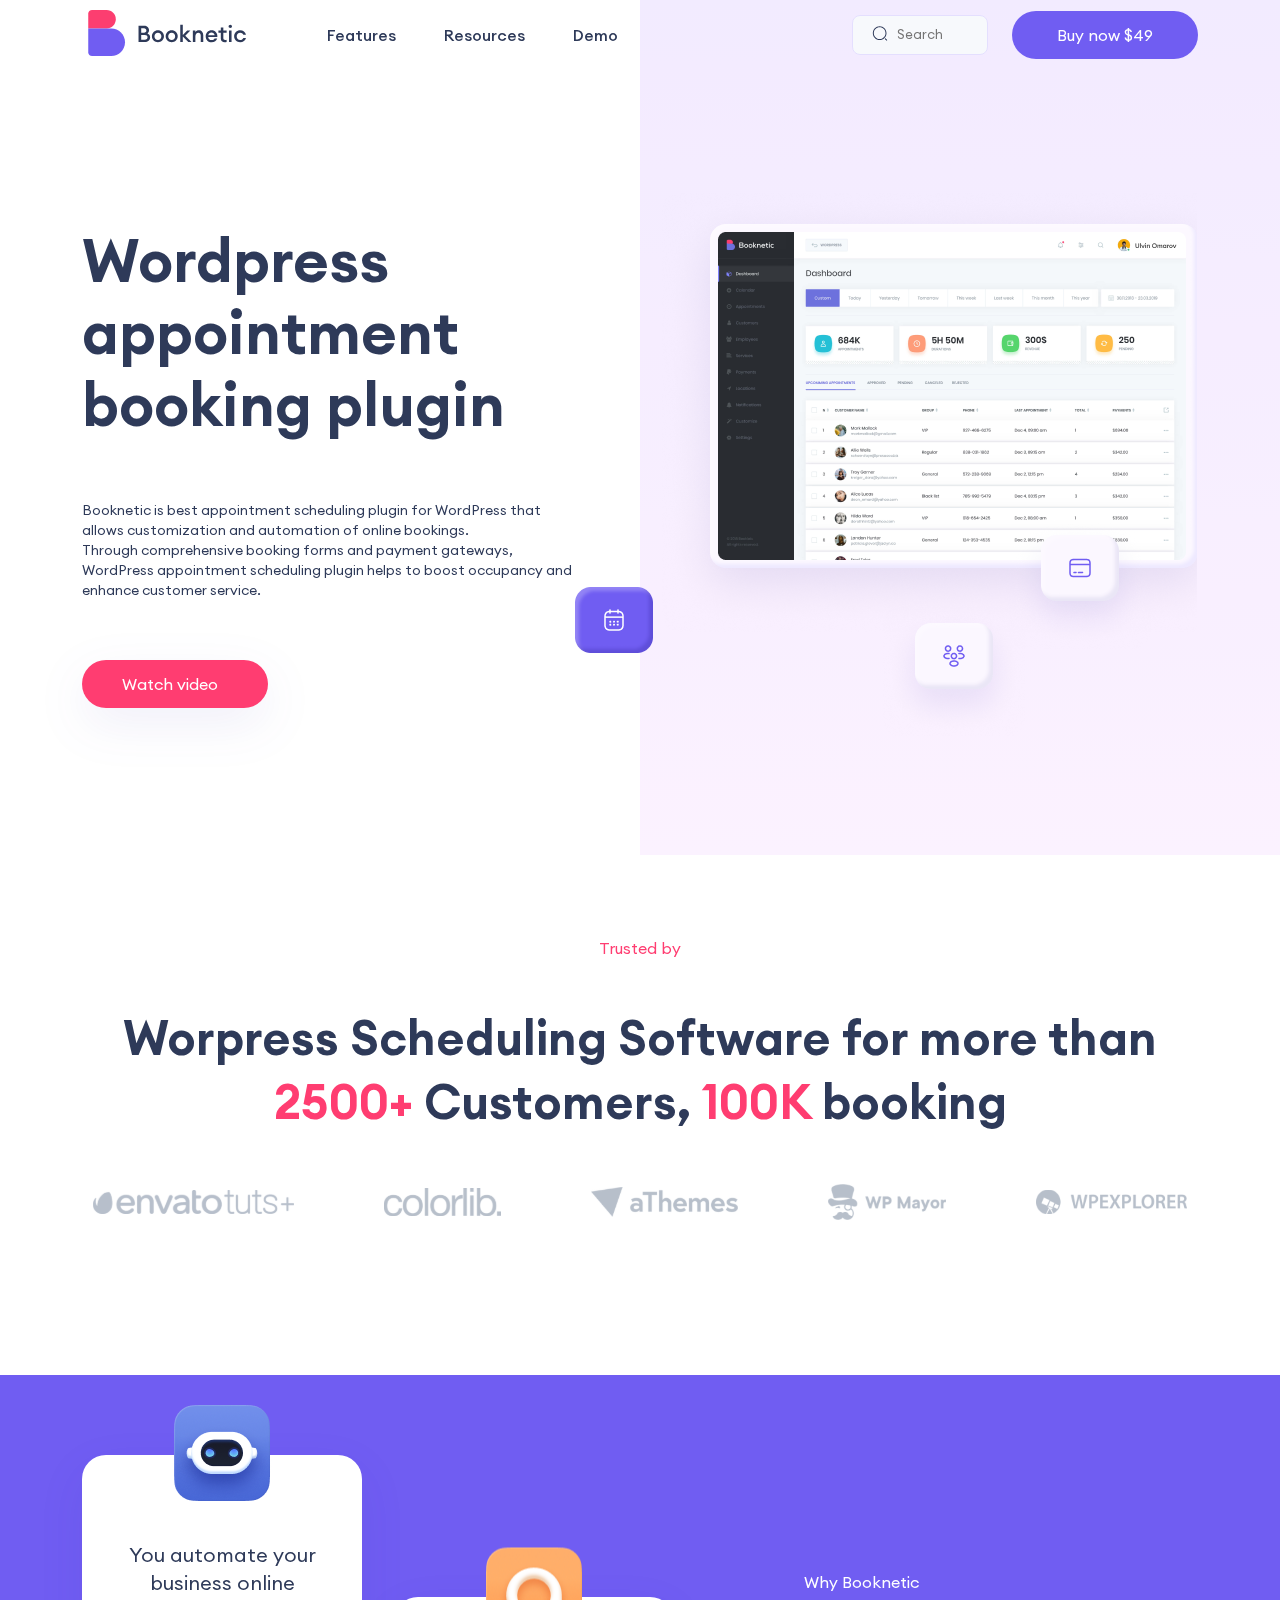
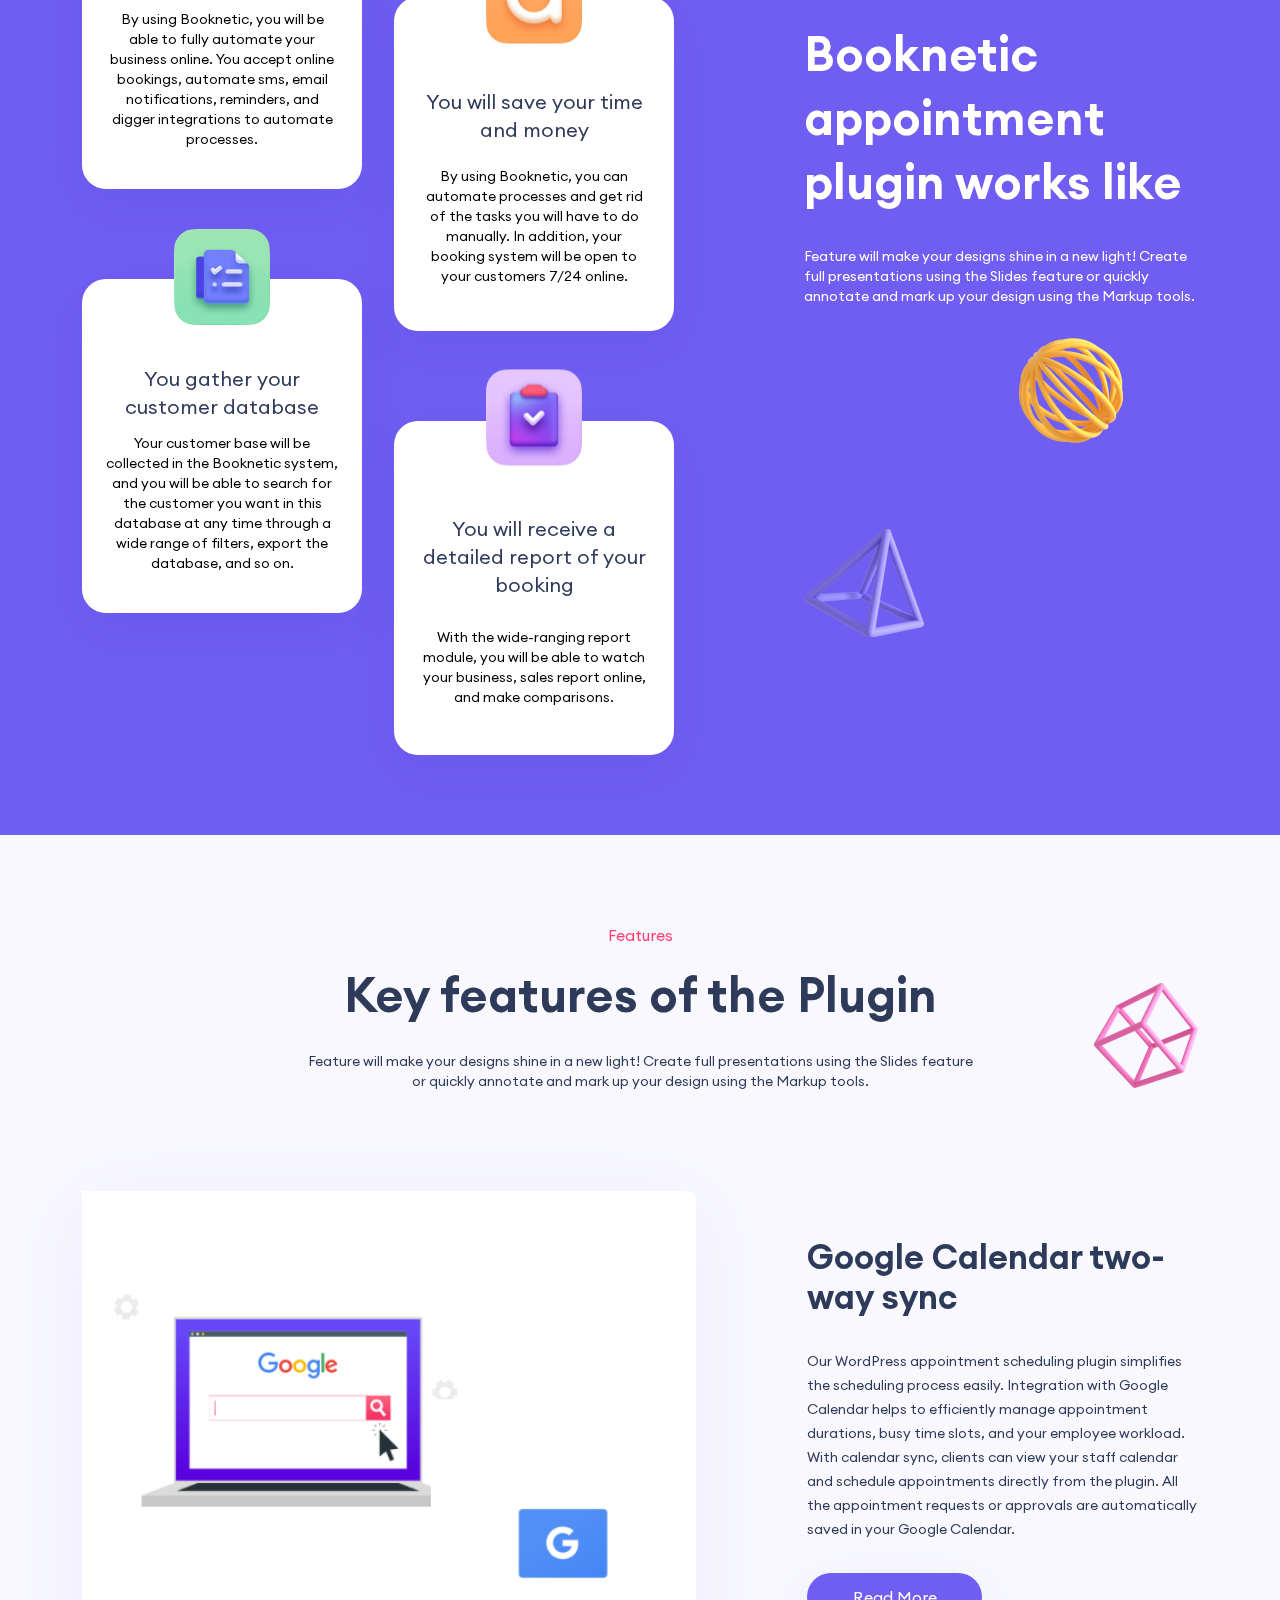
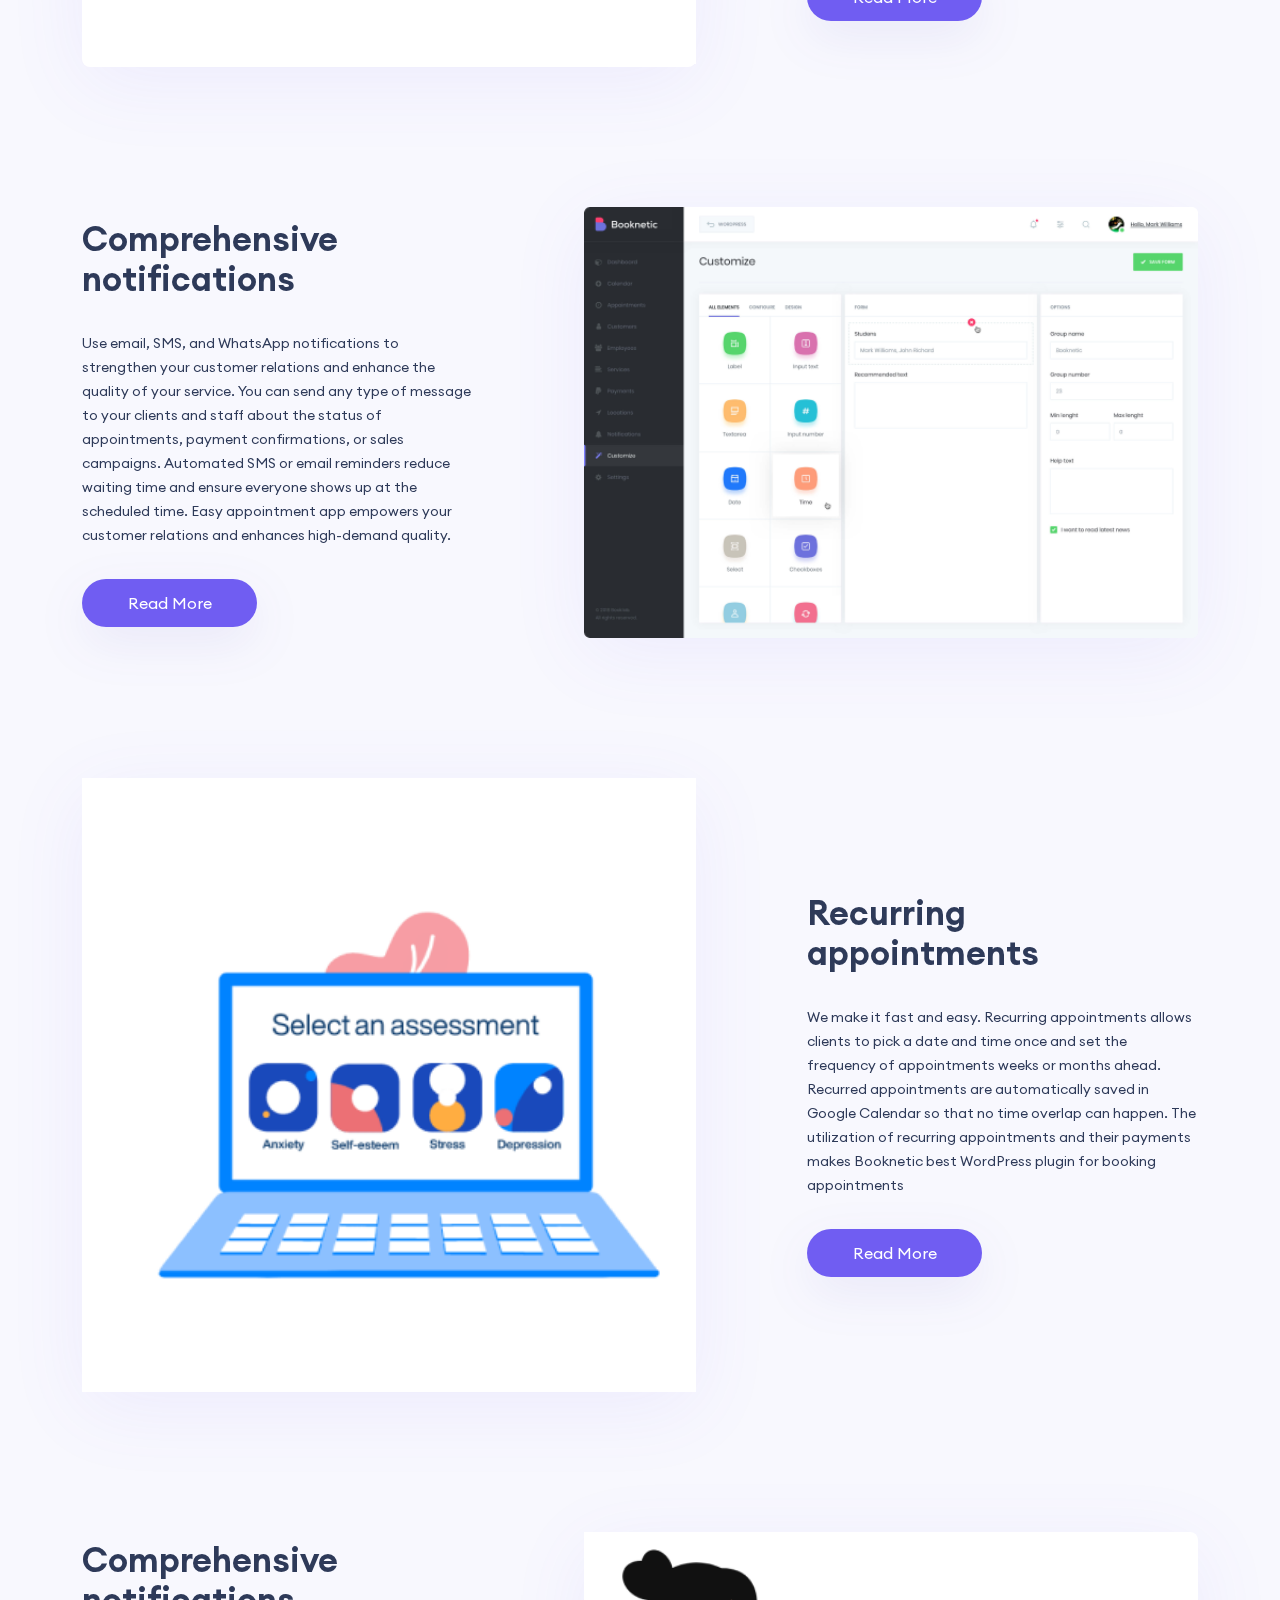
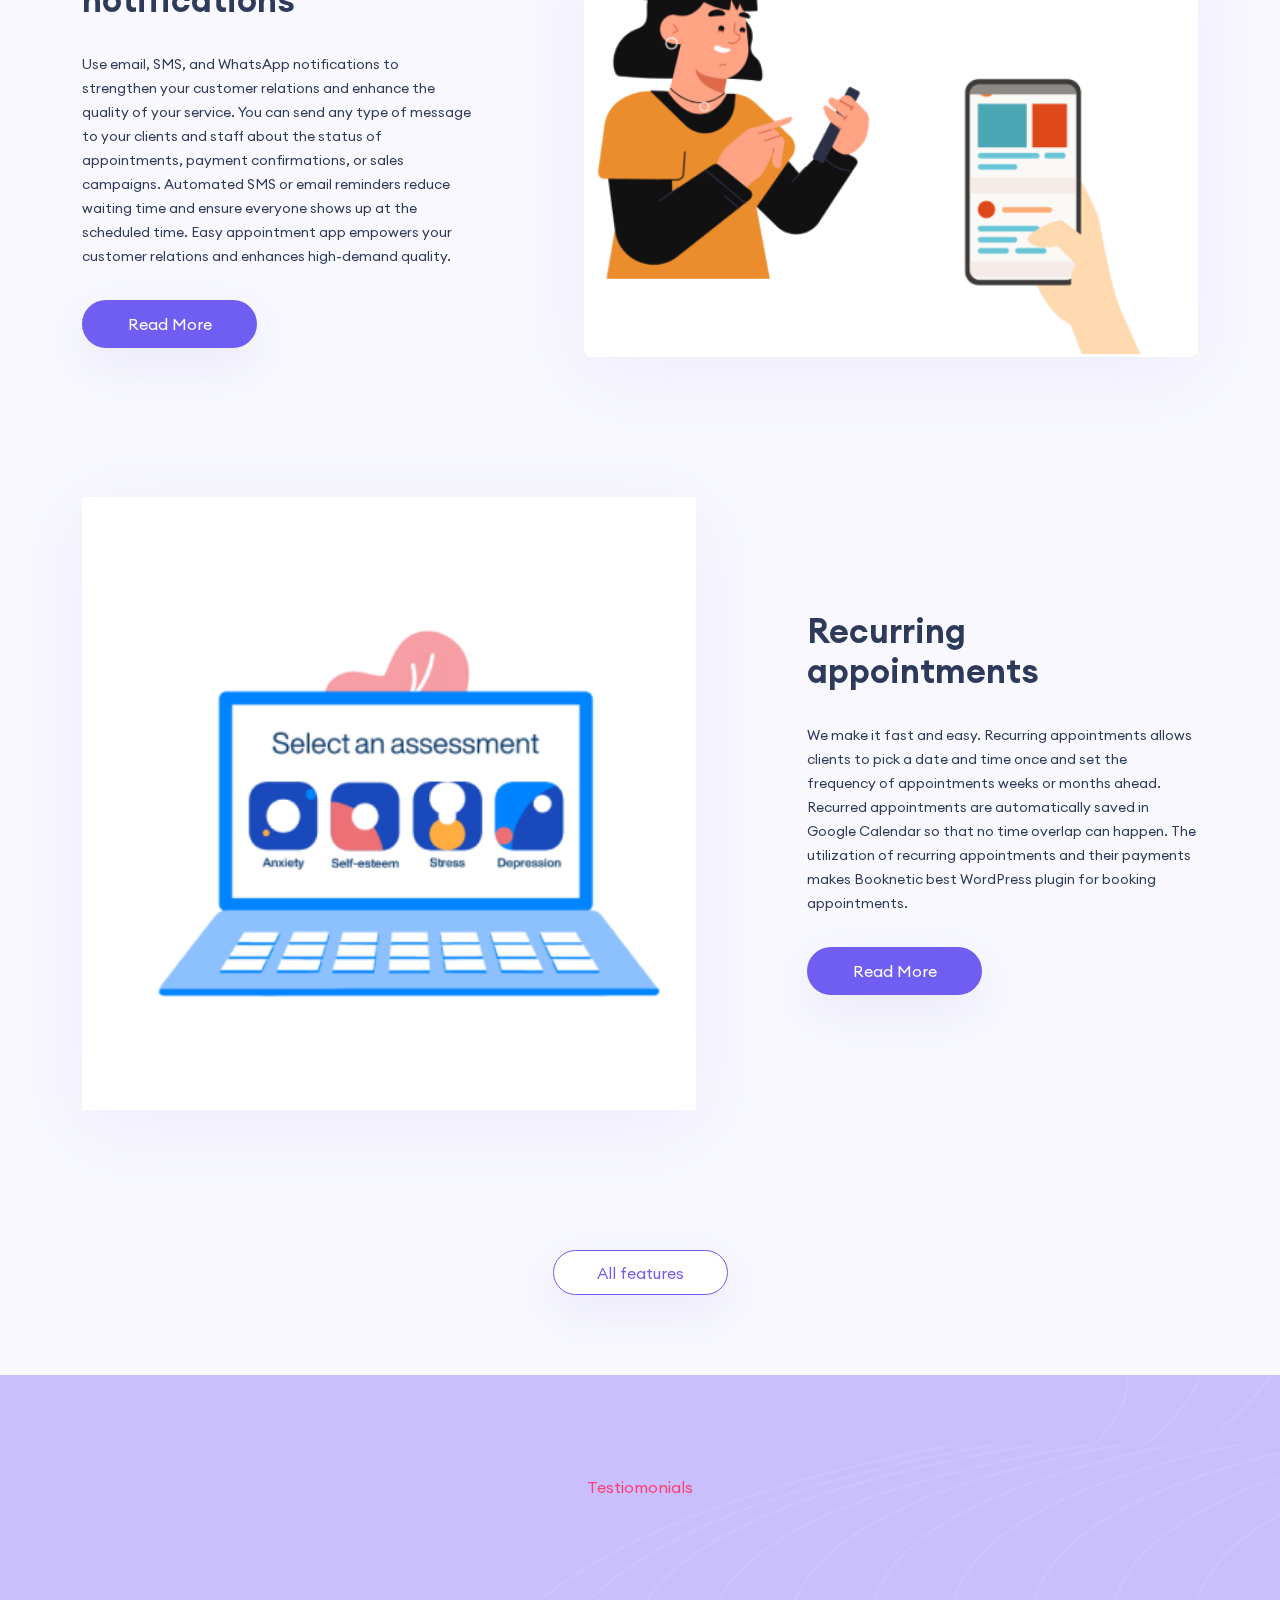
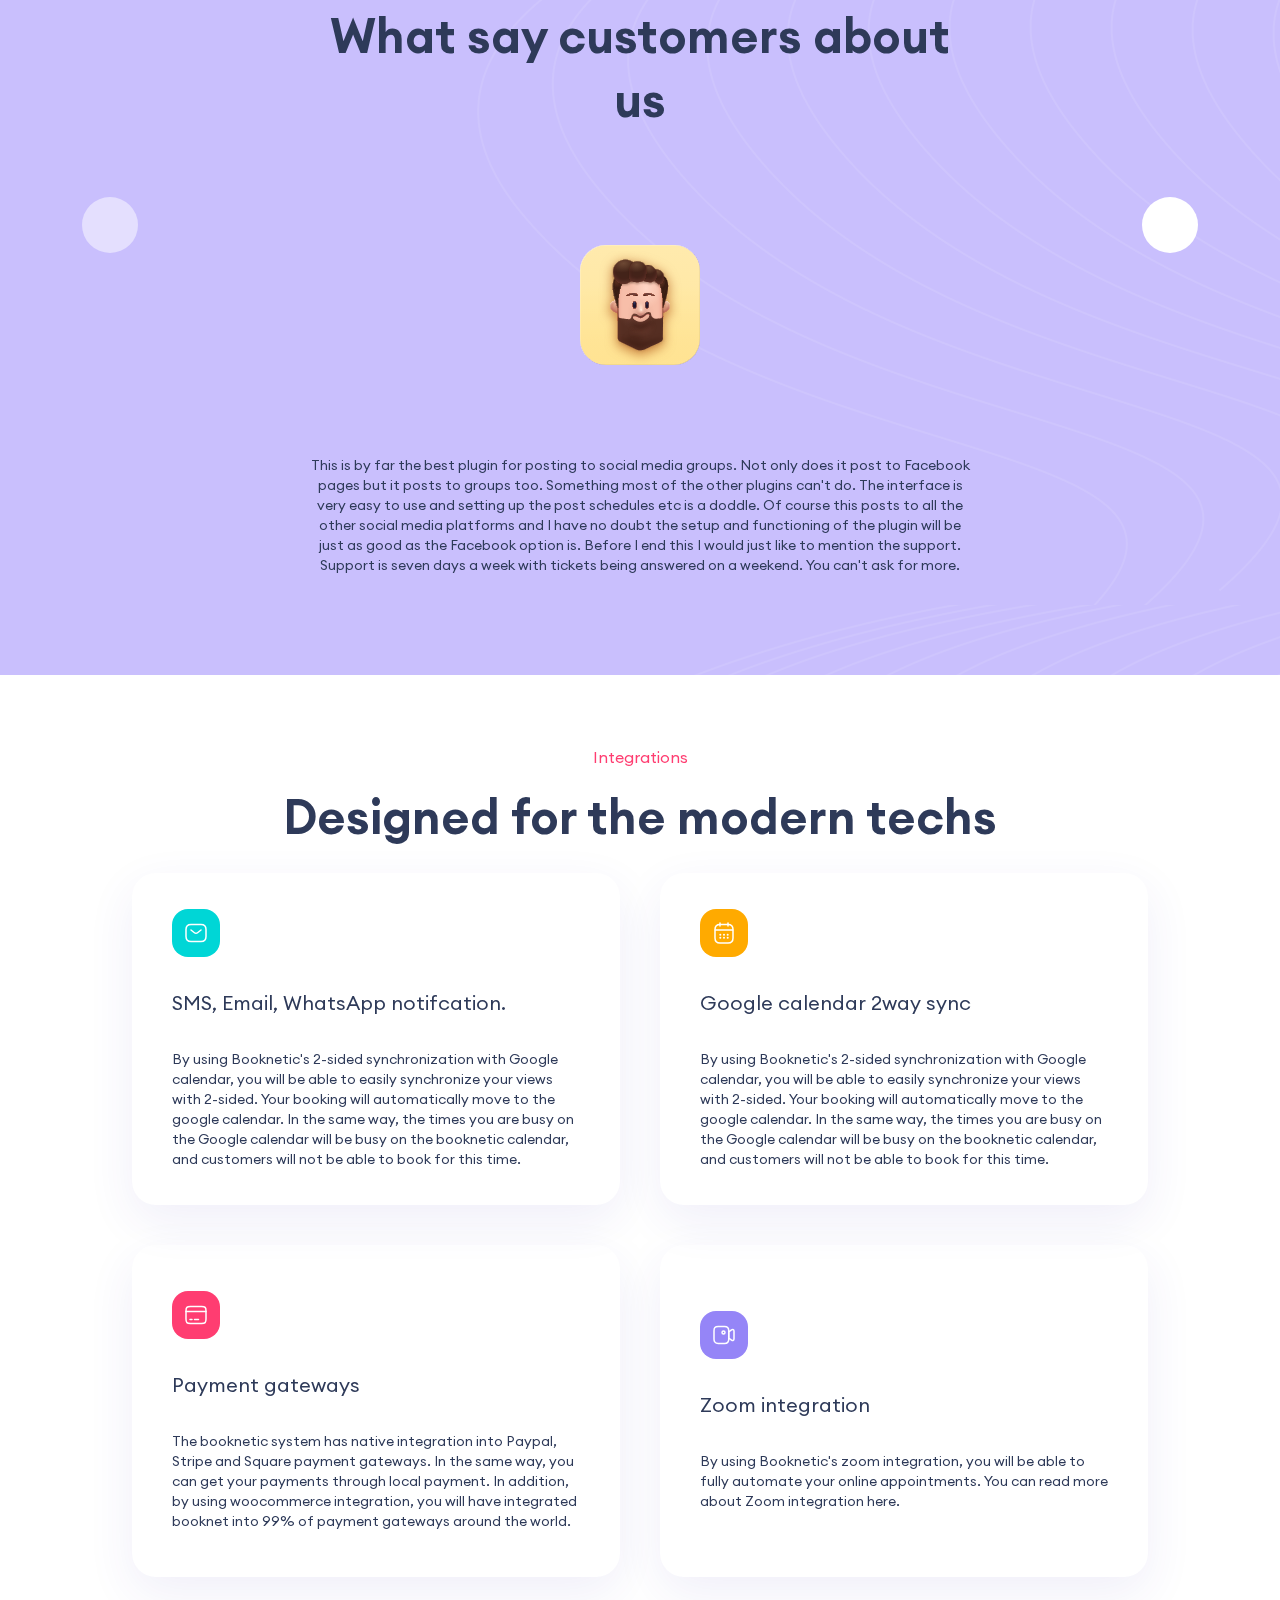
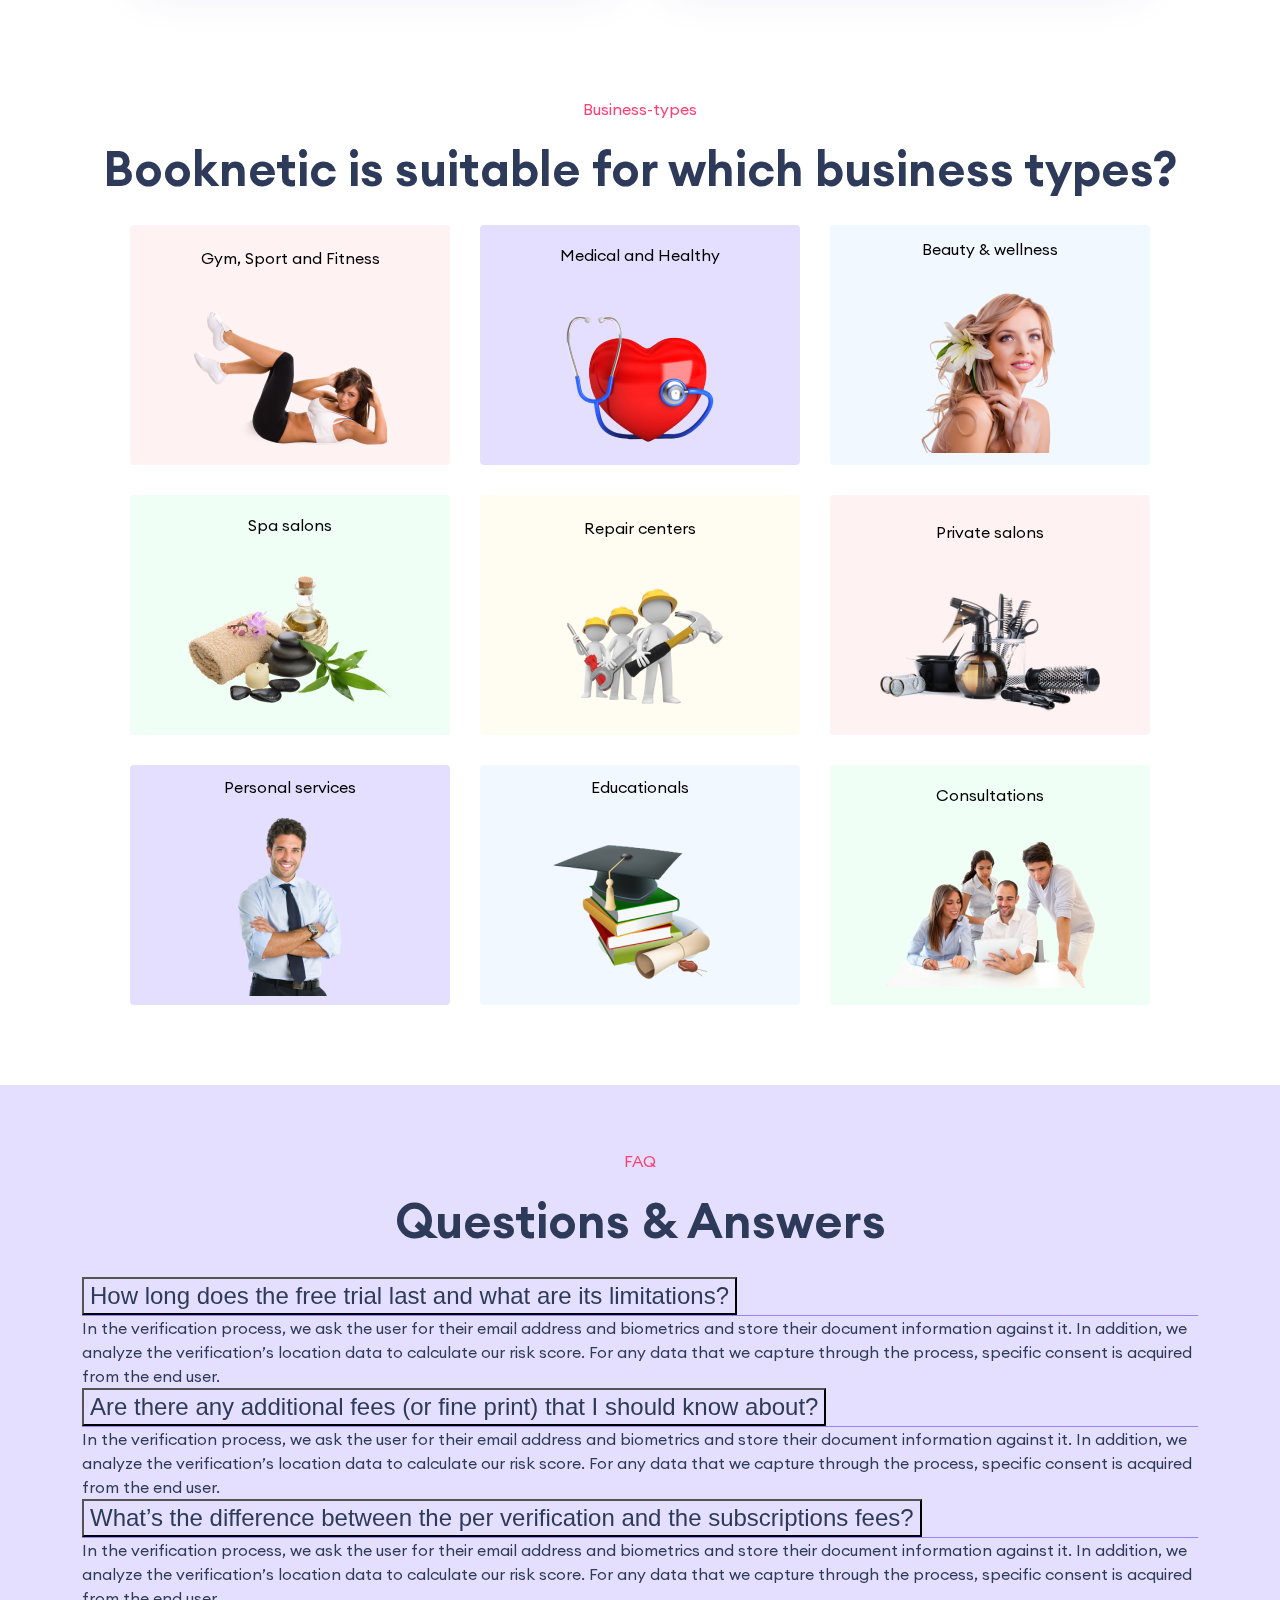
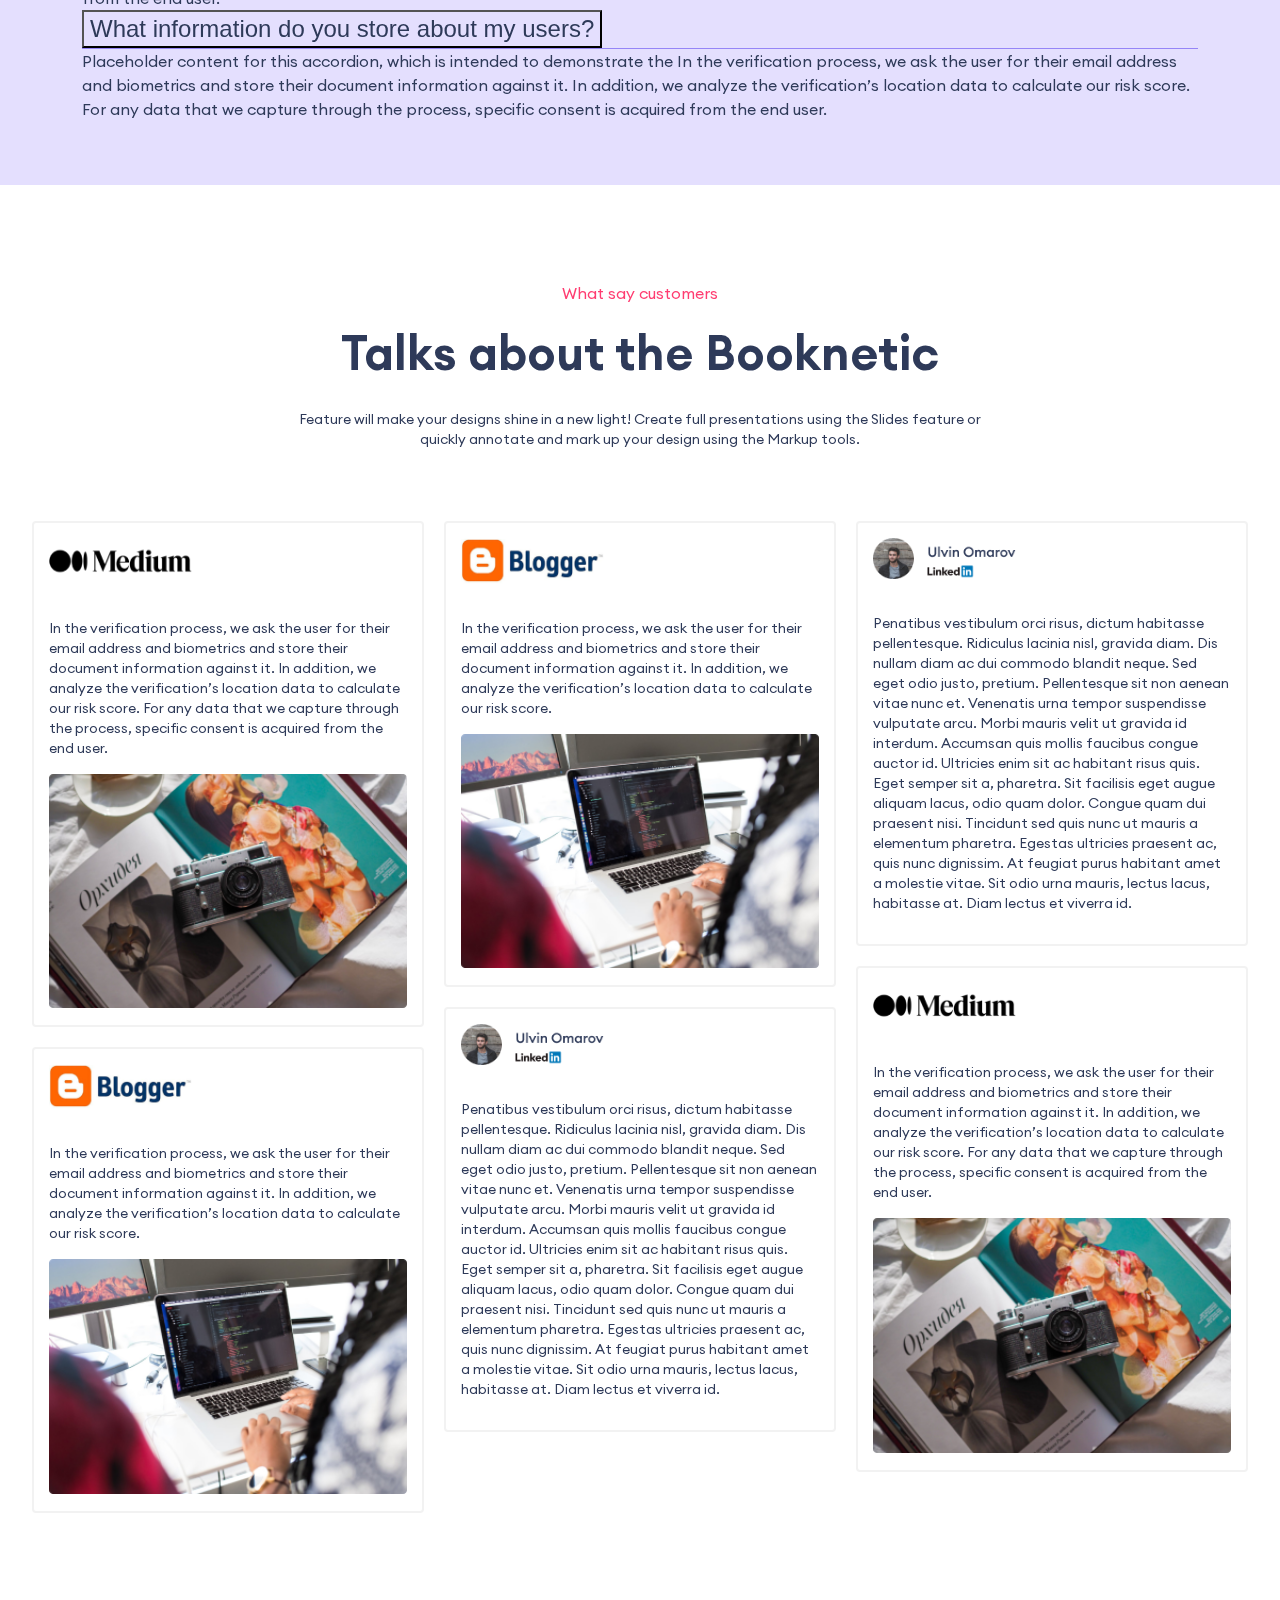
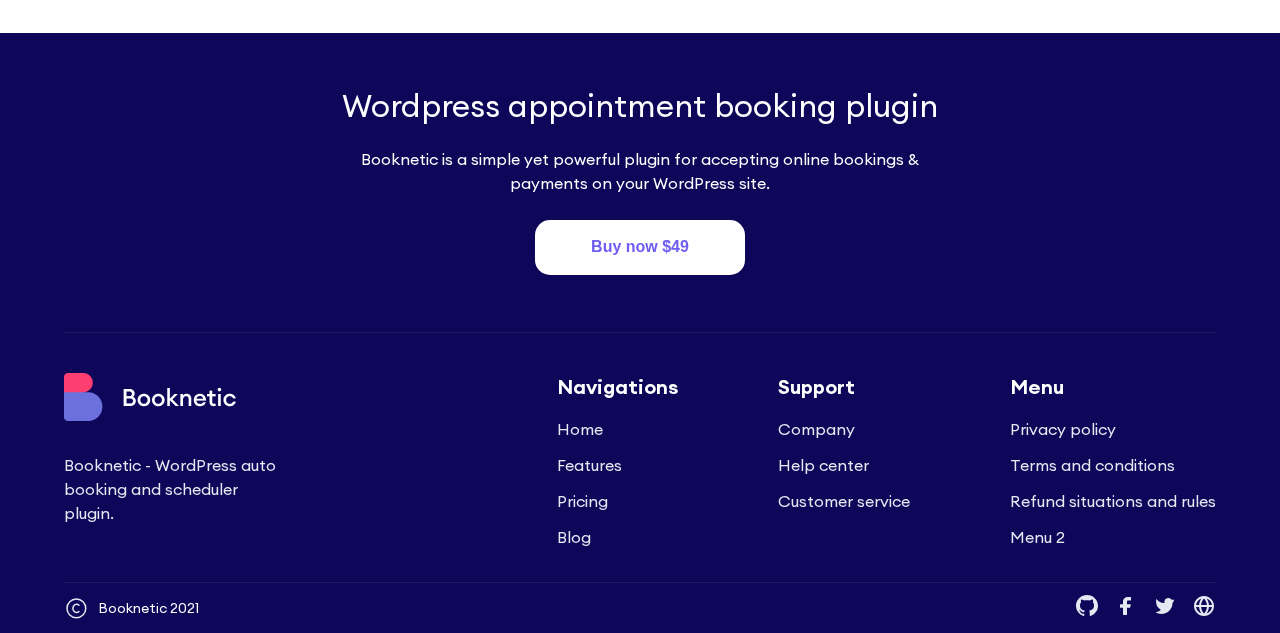
<file: index.html>
<!DOCTYPE html>
<html lang="en">

<head>
  <meta charset="UTF-8" />
  <link rel="icon" type="image/svg+xml" href="/vite.svg" />
  <meta name="viewport" content="width=device-width, initial-scale=1.0" />
  <title>Booknetic</title>
  <link rel="icon" sizes="16x16" href="./assets/16x16-booknetic-tab-logo.png">
  <link rel="icon" sizes="32x32" href="./assets/32x32-booknetic-tab-logo.png">
  <link rel="apple-touch-icon" sizes="180x180" href="./assets/180x180-booknetic-apple-touch-logo.png">
  <script src="https://cdn.jsdelivr.net/npm/bootstrap@5.3.0-alpha3/dist/js/bootstrap.bundle.min.js"
    integrity="sha384-ENjdO4Dr2bkBIFxQpeoTz1HIcje39Wm4jDKdf19U8gI4ddQ3GYNS7NTKfAdVQSZe"
    crossorigin="anonymous"></script>
  <link rel="stylesheet" href="https://cdnjs.cloudflare.com/ajax/libs/font-awesome/6.4.0/css/all.min.css"
    integrity="sha512-iecdLmaskl7CVkqkXNQ/ZH/XLlvWZOJyj7Yy7tcenmpD1ypASozpmT/E0iPtmFIB46ZmdtAc9eNBvH0H/ZpiBw=="
    crossorigin="anonymous" referrerpolicy="no-referrer" />
  <link href="https://cdn.jsdelivr.net/npm/bootstrap@5.3.0-alpha3/dist/css/bootstrap.min.css" rel="stylesheet"
    integrity="sha384-KK94CHFLLe+nY2dmCWGMq91rCGa5gtU4mk92HdvYe+M/SXH301p5ILy+dN9+nJOZ" crossorigin="anonymous">
  <link rel="stylesheet" href="./css/home.css">
</head>

<body>

  <header>
    <nav class="navbar  container">
      <div class="hamburger hamburger-lines">
        <span class="line line1"></span>
        <span class="line line2"></span>
        <span class="line line3"></span>
      </div>
      <div class="nav-box">
        <div class="nav-logo">
          <a href="./index.html"><img src="./assets/booknetic-logo.svg" alt="logo-image"></a>
        </div>
        <div class="nav-menu">
          <ul class="nav-lists">
            <li class="nav-list"><a class="nav-link" href="./faq.html">Features</a></li>
            <li class="nav-list"><a class="nav-link" href="./blog.html">Resources</a></li>
            <li class="nav-list"><a class="nav-link" href="./index.html">Demo</a></li>
          </ul>
        </div>
      </div>
      <div class="nav-properties">
        <div class="search-input-wrapper">
          <a class="search-link" href="#"><img src="./assets/search-normal.svg" alt="search-icon"></a>
          <input type="search" placeholder="Search">
        </div>
        <div class="search-btn-small-screen">
          <i id='toggle-search' class="icon-search fa-solid fa-magnifying-glass icon ion-ios-search"></i>
          <input style='display:none;' id='searchBar' name='search' type='search' placeholder='Search&hellip;'>
        </div>
        <button class="nav-buy-btn">Buy now $49 <i class="fa-solid fa-chevron-right"></i></i></button>
      </div>
    </nav>
  </header>

  <main>
    <div class="hero-bg-img"></div>
    <div class="hero container">
      <div class="hero-box">
        <div class="hero-title">
          <h2>Wordpress appointment booking plugin</h2>
          <p class="hero-paragraph">Booknetic is best appointment scheduling plugin for WordPress that <br> allows
            customization and automation of online bookings. <br> Through comprehensive booking forms and payment
            gateways, <br>
            WordPress appointment scheduling plugin helps to boost occupancy and <br> enhance customer service.</p>
          <button>Watch video<i class="fa-regular fa-circle-play"></i></button>
        </div>
        <div class="hero-image"><img src="./assets/hero-image.png" alt="hero-image"></div>
      </div>
    </div>
    <div class="small-screen-main">
      <div class="small-elements container">
        <h2>Wordpress appointment booking plugin</h2>
        <img src="./assets/small-screen-main-section.svg" alt="image">
        <p class="hero-paragraph">Booknetic is best appointment scheduling plugin for WordPress that allows
          customization and automation of online bookings. Through comprehensive booking forms and payment
          gateways,
          WordPress appointment scheduling plugin helps to boost occupancy and enhance customer service.</p>
        <button>Watch video<i class="fa-regular fa-circle-play"></i></button>
      </div>
    </div>
  </main>

  <section class="trusteds">
    <div class="trusted-container container">
      <h6>Trusted by</h6>
      <h2>Worpress Scheduling Software for more than <span>2500+</span> Customers, <span>100K</span> booking</h2>
      <div class="companies-wrapper">
        <div class="company"><img src="./assets/envato-icon.svg" alt="icon"></div>
        <div class="company"><img src="./assets/colorlib-icon.svg" alt="icon"></div>
        <div class="company"><img src="./assets/a-theme.svg" alt="icon"></div>
        <div class="company"><img src="./assets/wp-mayor.svg" alt="icon"></div>
        <div class="company"><img src="./assets/wp-explorer.svg" alt="icon"></div>
      </div>
    </div>
  </section>

  <article class="about">
    <div class="about-container container">
      <div class="about-cards">
        <div class="first-child-wrapper">
          <div class="about-card">
            <div class="card-image"><img src="./assets/card1image.png" alt="card-image"></div>
            <div class="card-title">
              <h5>You automate your business online</h5>
              <p>By using Booknetic, you will be able to fully automate your business online. You accept online
                bookings,
                automate sms, email notifications, reminders, and digger integrations to automate processes.</p>
            </div>
          </div>
          <div class="about-card">
            <div class="card-image"><img src="./assets/card3image.png" alt="card-image"></div>
            <div class="card-title">
              <h5>You gather your customer database</h5>
              <p>Your customer base will be collected in the Booknetic system, and you will be able to search for the
                customer you want in this database at any time through a wide range of filters, export the database, and
                so on.</p>
            </div>
          </div>
        </div>
        <div class="second-child-wrapper">
          <div class="about-card">
            <div class="card-image"><img src="./assets/card2image.png" alt="card-image"></div>
            <div class="card-title">
              <h5>You will save your time and money</h5>
              <p>By using Booknetic, you can automate processes and get rid of the tasks you will have to do manually.
                In addition, your booking system will be open to your customers 7/24 online.</p>
            </div>
          </div>
          <div class="about-card">
            <div class="card-image"><img src="./assets/card4image.png" alt="card-image"></div>
            <div class="card-title">
              <h5>You will receive a detailed report of your booking</h5>
              <p>With the wide-ranging report module, you will be able to watch your business, sales report online, and
                make comparisons.</p>
            </div>
          </div>
        </div>
      </div>
      <div class="about-content">
        <h6>Why Booknetic</h6>
        <h2>Booknetic appointment plugin works like</h2>
        <p>Feature will make your designs shine in a new light! Create full presentations using the Slides feature or
          quickly annotate and mark up your design using the Markup tools.</p>
        <img class="content-image" src="./assets/shapes-figures.png" alt="shape-figures">
      </div>
    </div>
  </article>

  <section class="features">
    <div class="features-container container">
      <div class="features-bg-image"><img src="./assets/shape-vector-cube.png" alt="vector-image"></div>
      <div class="features-title">
        <h6>Features</h6>
        <h2>Key features of the Plugin</h2>
        <p>Feature will make your designs shine in a new light! Create full presentations using the Slides feature or
          quickly annotate and mark up your design using the Markup tools.</p>
      </div>
      <div class="features-box">
        <div class="features-media">
          <div class="media-1">
            <img src="./assets/google-docs.png" alt="image">
            <!-- <script src="https://unpkg.com/@lottiefiles/lottie-player@latest/dist/lottie-player.js"></script>
            <lottie-player src="./assets/animations/lf20_h5suda0h.json" loop autoplay></lottie-player> -->
          </div>
          <!-- <div class="media-2">
            <script src="https://unpkg.com/@lottiefiles/lottie-player@latest/dist/lottie-player.js"></script>
            <lottie-player src="./assets/animations/lf20_tzyfnp7x.json" loop autoplay></lottie-player>
          </div> -->
        </div>
        <div class="features-box-title">
          <h2>Google Calendar two-way sync</h2>
          <p>Our WordPress appointment scheduling plugin simplifies the scheduling process easily. Integration with
            Google
            Calendar helps to efficiently manage appointment durations, busy time slots, and your employee workload.
            With
            calendar sync, clients can view your staff calendar and schedule appointments directly from the plugin. All
            the appointment requests or approvals are automatically saved in your Google Calendar.</p>
          <button>Read More <i class="fa-solid fa-arrow-right"></i></button>
        </div>
      </div>
      <div class="features-box-reverse">
        <div class="features-media">
          <img src="./assets/box-2.png" alt="image">
        </div>
        <div class="features-box-title">
          <h2>Comprehensive notifications</h2>
          <p>Use email, SMS, and WhatsApp notifications to strengthen your customer relations and enhance the quality of
            your service. You can send any type of message to your clients and staff about the status of appointments,
            payment confirmations, or sales campaigns. Automated SMS or email reminders reduce waiting time and ensure
            everyone shows up at the scheduled time. Easy appointment app empowers your customer relations and enhances
            high-demand quality.</p>
          <button>Read More <i class="fa-solid fa-arrow-right"></i></button>
        </div>
      </div>
      <div class="features-box">
        <div class="features-media">
          <div class="box-3-media">
            <img src="./assets/media-3.png" alt="image">
            <!-- <script src="https://unpkg.com/@lottiefiles/lottie-player@latest/dist/lottie-player.js"></script>
            <lottie-player src="./assets/animations/animation1.json" loop autoplay></lottie-player> -->
          </div>
        </div>
        <div class="features-box-title">
          <h2>Recurring appointments</h2>
          <p>We make it fast and easy. Recurring appointments allows clients to pick a date and time once and set the
            frequency of appointments weeks or months ahead. Recurred appointments are automatically saved in Google
            Calendar so that no time overlap can happen. The utilization of recurring appointments and their payments
            makes Booknetic best WordPress plugin for booking appointments</p>
          <button>Read More <i class="fa-solid fa-arrow-right"></i></button>
        </div>
      </div>
      <div class="features-box-reverse">
        <div class="features-media">
          <div class="media-4-1">
            <img src="./assets/social-media-phone.png" alt="image">
            <!-- <script src="https://unpkg.com/@lottiefiles/lottie-player@latest/dist/lottie-player.js"></script>
            <lottie-player src="./assets/animations/animation2.json" loop autoplay></lottie-player> -->
          </div>
          <!-- <div class="media-4-2">
            <script src="https://unpkg.com/@lottiefiles/lottie-player@latest/dist/lottie-player.js"></script>
            <lottie-player src="./assets/animations/animation3.json" loop autoplay></lottie-player>
          </div> -->
        </div>
        <div class="features-box-title">
          <h2>Comprehensive notifications</h2>
          <p>Use email, SMS, and WhatsApp notifications to strengthen your customer relations and enhance the quality of
            your service. You can send any type of message to your clients and staff about the status of appointments,
            payment confirmations, or sales campaigns. Automated SMS or email reminders reduce waiting time and ensure
            everyone shows up at the scheduled time. Easy appointment app empowers your customer relations and enhances
            high-demand quality.</p>
          <button>Read More <i class="fa-solid fa-arrow-right"></i></button>
        </div>
      </div>
      <div class="features-box">
        <div class="features-media">
          <div class="box-3-media">
            <img src="./assets/media-3.png" alt="image">
            <!-- <script src="https://unpkg.com/@lottiefiles/lottie-player@latest/dist/lottie-player.js"></script>
            <lottie-player src="./assets/animations/animation1.json" loop autoplay></lottie-player> -->
          </div>
        </div>
        <div class="features-box-title">
          <h2>Recurring appointments</h2>
          <p>We make it fast and easy. Recurring appointments allows clients to pick a date and time once and set the
            frequency of appointments weeks or months ahead. Recurred appointments are automatically saved in Google
            Calendar so that no time overlap can happen. The utilization of recurring appointments and their payments
            makes Booknetic best WordPress plugin for booking appointments. </p>
          <button>Read More <i class="fa-solid fa-arrow-right"></i></button>
        </div>
      </div>
    </div>

    <div class="btn-container-flex container"><button class="all-features-btn">All features <i
          class="fa-solid fa-arrow-right"></i></button></div>
  </section>

  <section class="testimonials">
    <div class="testimonials-container container">
      <div class="testiomonials-details">
        <button class="previous empty"><i class="fa-solid fa-arrow-left"></i></button>
        <div class="testiomonials-title">
          <h6>Testiomonials</h6>
          <h2>What say customers about us</h2>
          <img src="./assets/face.svg" alt="image">
          <p>This is by far the best plugin for posting to social media groups. Not only does it post to Facebook pages
            but it posts to groups too. Something most of the other plugins can't do. The interface is very easy to use
            and setting up the post schedules etc is a doddle. Of course this posts to all the other social media
            platforms and I have no doubt the setup and functioning of the plugin will be just as good as the Facebook
            option is. Before I end this I would just like to mention the support. Support is seven days a week with
            tickets being answered on a weekend. You can't ask for more.</p>
        </div>
        <button class="next"><i class="fa-solid fa-arrow-right"></i></button>
      </div>
      <div class="small-screen-testiomonials">
        <div class="small-t-box">
          <div class="small-testiomonials-title">
            <h6>Testiomonials</h6>
            <h2>What say customers about us</h2>
            <img src="./assets/face.svg" alt="image">
            <p>This is by far the best plugin for posting to social media groups. Not only does it post to Facebook
              pages
              but it posts to groups too. Something most of the other plugins can't do. The interface is very easy to
              use
              and setting up the post schedules etc is a doddle. Of course this posts to all the other social media
              platforms and I have no doubt the setup and functioning of the plugin will be just as good as the Facebook
              option is. Before I end this I would just like to mention the support. Support is seven days a week with
              tickets being answered on a weekend. You can't ask for more.</p>
          </div>
          <div class="small-testiomonials-btns">
            <button class="sm-previous empty"><i class="fa-solid fa-arrow-left"></i></button>
            <button class="sm-next"><i class="fa-solid fa-arrow-right"></i></button>
          </div>
        </div>
      </div>
    </div>
  </section>

  <section class="integrations">
    <div class="integrations-container container">
      <div class="integration-box">
        <div class="integration-title">
          <h6>Integrations</h6>
          <h2>Designed for the modern techs</h2>
        </div>
        <div class="integration-cards">
          <div class="integration-card">
            <img src="./assets/card1-icon.svg" alt="icon">
            <h4>SMS, Email, WhatsApp notifcation.</h4>
            <p>By using Booknetic's 2-sided synchronization with Google calendar, you will be able to easily synchronize
              your views with 2-sided. Your booking will automatically move to the google calendar. In the same way, the
              times you are busy on the Google calendar will be busy on the booknetic calendar, and customers will not
              be able to book for this time.</p>
          </div>
          <div class="integration-card google">
            <img src="./assets/card2-icon.svg" alt="icon">
            <h4>Google calendar 2way sync</h4>
            <p>By using Booknetic's 2-sided synchronization with Google calendar, you will be able to easily synchronize
              your views with 2-sided. Your booking will automatically move to the google calendar. In the same way, the
              times you are busy on the Google calendar will be busy on the booknetic calendar, and customers will not
              be able to book for this time.</p>
          </div>
          <div class="integration-card payment">
            <img src="./assets/card3-icon.svg" alt="icon">
            <h4>Payment gateways</h4>
            <p>The booknetic system has native integration into Paypal, Stripe and Square payment gateways. In the same
              way, you can get your payments through local payment. In addition, by using woocommerce integration, you
              will have integrated booknet into 99% of payment gateways around the world.</p>
          </div>
          <div class="integration-card zoom">
            <img src="./assets/card4-icon.svg" alt="icon">
            <h4>Zoom integration</h4>
            <p>By using Booknetic's zoom integration, you will be able to fully automate your online appointments. You
              can read more about Zoom integration here.</p>
          </div>
        </div>
        <div class="integration-pagination">
          <div class="pagination-box">
            <button class="pagination"></button>
            <button class="pagination active-p"></button>
            <button class="pagination"></button>
            <button class="pagination"></button>
          </div>
        </div>
      </div>
    </div>
  </section>

  <section class="business-types">
    <div class="business-container container">
      <div class="business-box">
        <div class="business-title">
          <h6>Business-types</h6>
          <h2>Booknetic is suitable for which business types?</h2>
        </div>
        <div class="business-cards">
          <div class="business-card gym-card">
            <h4>Gym, Sport and Fitness</h4>
            <img src="./assets/gym.png" alt="image">
          </div>
          <div class="business-card medical-card">
            <h4>Medical and Healthy</h4>
            <img src="./assets/medical.png" alt="image">
          </div>
          <div class="business-card wellness-card">
            <h4>Beauty & wellness</h4>
            <img src="./assets/wellness.png" alt="image">
          </div>
          <div class="business-card spa-card">
            <h4>Spa salons</h4>
            <img src="./assets/spa.png" alt="image">
          </div>
          <div class="business-card repair-card">
            <h4>Repair centers</h4>
            <img src="./assets/repair.png" alt="image">
          </div>
          <div class="business-card private-card">
            <h4>Private salons</h4>
            <img src="./assets/private-saloons.png" alt="image">
          </div>
          <div class="business-card personal-card">
            <h4>Personal services</h4>
            <img src="./assets/personal.png" alt="image">
          </div>
          <div class="business-card educational-card">
            <h4>Educationals</h4>
            <img src="./assets/educational.png" alt="image">
          </div>
          <div class="business-card consulting-card">
            <h4>Consultations</h4>
            <img src="./assets/consulting.png" alt="image">
          </div>
        </div>
      </div>
    </div>
  </section>

  <section class="faq">
    <div class="faq-container container">
      <div class="faq-box">
        <div class="faq-title">
          <h6>FAQ</h6>
          <h2>Questions & Answers</h2>
        </div>
        <div class="accordion accordion-flush" id="accordionFlushExample">
          <div class="accordion-item">
            <h2 class="accordion-header" id="flush-headingOne">
              <button class="accordion-button collapsed" type="button" data-bs-toggle="collapse"
                data-bs-target="#flush-collapseOne" aria-expanded="false" aria-controls="flush-collapseOne">
                How long does the free trial last and what are its limitations?
              </button>
            </h2>
            <div id="flush-collapseOne" class="accordion-collapse collapse" aria-labelledby="flush-headingOne"
              data-bs-parent="#accordionFlushExample">
              <div class="accordion-body">In the verification process, we ask the user for their email address and
                biometrics and store their document information against it. In addition, we analyze the verification’s
                location data to calculate our risk score. For any data that we capture through the process, specific
                consent is acquired from the end user.
              </div>
            </div>
          </div>
          <div class="accordion-item">
            <h2 class="accordion-header" id="flush-headingTwo">
              <button class="accordion-button collapsed" type="button" data-bs-toggle="collapse"
                data-bs-target="#flush-collapseTwo" aria-expanded="false" aria-controls="flush-collapseTwo">
                Are there any additional fees (or fine print) that I should
                know about?
              </button>
            </h2>
            <div id="flush-collapseTwo" class="accordion-collapse collapse" aria-labelledby="flush-headingTwo"
              data-bs-parent="#accordionFlushExample">
              <div class="accordion-body">In the verification process, we ask the user for their email address and
                biometrics and store their document information against it. In addition, we analyze the verification’s
                location data to calculate our risk score. For any data that we capture through the process, specific
                consent is acquired from the end user.
              </div>
            </div>
          </div>
          <div class="accordion-item">
            <h2 class="accordion-header" id="flush-headingThree">
              <button class="accordion-button collapsed" type="button" data-bs-toggle="collapse"
                data-bs-target="#flush-collapseThree" aria-expanded="false" aria-controls="flush-collapseThree">
                What’s the difference between the per verification and
                the subscriptions fees?
              </button>
            </h2>
            <div id="flush-collapseThree" class="accordion-collapse collapse" aria-labelledby="flush-headingThree"
              data-bs-parent="#accordionFlushExample">
              <div class="accordion-body">In the verification process, we ask the user for their email address and
                biometrics and store their document information against it. In addition, we analyze the verification’s
                location data to calculate our risk score. For any data that we capture through the process, specific
                consent is acquired from the end user.
              </div>
            </div>
          </div>
          <div class="accordion-item">
            <h2 class="accordion-header" id="flush-headingFour">
              <button class="accordion-button collapsed" type="button" data-bs-toggle="collapse"
                data-bs-target="#flush-collapseFour" aria-expanded="false" aria-controls="flush-collapseThree">
                What information do you store about my users?
              </button>
            </h2>
            <div id="flush-collapseFour" class="accordion-collapse collapse" aria-labelledby="flush-headingFour"
              data-bs-parent="#accordionFlushExample">
              <div class="accordion-body">Placeholder content for this accordion, which is intended to demonstrate the
                In the verification process, we ask the user for their email address and biometrics and store their
                document information against it. In addition, we analyze the verification’s location data to calculate
                our risk score. For any data that we capture through the process, specific
                consent is acquired from the end user.
              </div>
            </div>
          </div>
        </div>
      </div>
    </div>
  </section>

  <section class="blog">
    <div class="blog-container container">
      <div class="blog-box">
        <div class="blog-title">
          <h6>What say customers</h6>
          <h2>Talks about the Booknetic</h2>
          <p>Feature will make your designs shine in a new light! Create full presentations using the Slides feature or
            quickly annotate and mark up your design using the Markup tools.</p>
        </div>
        <div class="blog-cards">
          <div class="blog-content">
            <div class="blog-card medium">
              <img class="blog-logo-img" src="./assets/medium-logo.png" alt="logo">
              <p>In the verification process, we ask the user for their email address and biometrics and store their
                document information against it. In addition, we analyze the verification’s location data to calculate
                our
                risk score. For any data that we capture through the process, specific
                consent is acquired from the end user.</p>
              <img class="blog-card-image" src="./assets/Medium.png" alt="image">
            </div>
            <div class="blog-card blogger">
              <img class="blog-logo-img" src="./assets/blogger-logo.png" alt="logo">
              <p>In the verification process, we ask the user for their email address and biometrics and store their
                document information against it. In addition, we analyze the verification’s location data to calculate
                our
                risk score.</p>
              <img class="blog-card-image" src="./assets/Blogger.png" alt="image">
            </div>
          </div>
          <div class="blog-content">
            <div class="blog-card blogger">
              <img class="blog-logo-img" src="./assets/blogger-logo.png" alt="logo">
              <p>In the verification process, we ask the user for their email address and biometrics and store their
                document information against it. In addition, we analyze the verification’s location data to calculate
                our
                risk score.</p>
              <img class="blog-card-image" src="./assets/Blogger.png" alt="image">
            </div>
            <div class="blog-card ulvin">
              <img class="blog-logo-img" src="./assets/ulvinomraov.png" alt="logo">
              <p>Penatibus vestibulum orci risus, dictum habitasse pellentesque. Ridiculus lacinia nisl, gravida diam.
                Dis
                nullam diam ac dui commodo blandit neque. Sed eget odio justo, pretium. Pellentesque sit non aenean
                vitae
                nunc et. Venenatis urna tempor suspendisse vulputate arcu.
                Morbi mauris velit ut gravida id interdum. Accumsan quis mollis faucibus congue auctor id. Ultricies
                enim
                sit ac habitant risus quis. Eget semper sit a, pharetra. Sit facilisis eget augue aliquam lacus, odio
                quam
                dolor. Congue quam dui praesent nisi. Tincidunt sed quis nunc ut mauris a elementum pharetra.
                Egestas ultricies praesent ac, quis nunc dignissim. At feugiat purus habitant amet a molestie vitae. Sit
                odio urna mauris, lectus lacus, habitasse at. Diam lectus et viverra id.</p>
            </div>

          </div>
          <div class="blog-content">
            <div class="blog-card ulvin">
              <img class="blog-logo-img" src="./assets/ulvinomraov.png" alt="logo">
              <p>Penatibus vestibulum orci risus, dictum habitasse pellentesque. Ridiculus lacinia nisl, gravida diam.
                Dis
                nullam diam ac dui commodo blandit neque. Sed eget odio justo, pretium. Pellentesque sit non aenean
                vitae
                nunc et. Venenatis urna tempor suspendisse vulputate arcu.
                Morbi mauris velit ut gravida id interdum. Accumsan quis mollis faucibus congue auctor id. Ultricies
                enim
                sit ac habitant risus quis. Eget semper sit a, pharetra. Sit facilisis eget augue aliquam lacus, odio
                quam
                dolor. Congue quam dui praesent nisi. Tincidunt sed quis nunc ut mauris a elementum pharetra.
                Egestas ultricies praesent ac, quis nunc dignissim. At feugiat purus habitant amet a molestie vitae. Sit
                odio urna mauris, lectus lacus, habitasse at. Diam lectus et viverra id.</p>
            </div>
            <div class="blog-card medium">
              <img class="blog-logo-img" src="./assets/medium-logo.png" alt="logo">
              <p>In the verification process, we ask the user for their email address and biometrics and store their
                document information against it. In addition, we analyze the verification’s location data to calculate
                our
                risk score. For any data that we capture through the process, specific
                consent is acquired from the end user.</p>
              <img class="blog-card-image" src="./assets/Medium.png" alt="image">
            </div>
          </div>
        </div>
      </div>
    </div>
  </section>

  <footer>
    <div id="footer-container" class="container">
      <div class="foot-content">
        <h2 class="heading">Wordpress appointment booking plugin</h2>
        <p class="paragraph">
          Booknetic is a simple yet powerful plugin for accepting online
          bookings & <br />
          payments on your WordPress site.
        </p>
        <button class="buy-now">
          Buy now $49 <i class="fa-solid fa-chevron-right"></i>
        </button>
      </div>
      <div class="foot-navigation">
        <div class="logo-content">
          <a href="#"><img src="./assets/footer-logo.png" /></a>
          <p class="paragraph">
            Booknetic - WordPress auto <br />
            booking and scheduler <br />
            plugin.
          </p>
        </div>
        <div class="links-container">
          <ul class="foot-links">
            <span>Navigations</span>
            <li class="foot-link"><a href="./index.html">Home</a></li>
            <li class="foot-link"><a href="./faq.html">Features</a></li>
            <li class="foot-link"><a href="#">Pricing</a></li>
            <li class="foot-link"><a href="./blog.html">Blog</a></li>
          </ul>
          <ul class="foot-links">
            <span>Support</span>
            <li class="foot-link"><a href="#">Company</a></li>
            <li class="foot-link"><a href="#">Help center</a></li>
            <li class="foot-link"><a href="#">Customer service</a></li>
          </ul>
          <ul class="foot-links">
            <span>Menu</span>
            <li class="foot-link"><a href="#">Privacy policy</a></li>
            <li class="foot-link"><a href="#">Terms and conditions</a></li>
            <li class="foot-link">
              <a href="#">Refund situations and rules</a>
            </li>
            <li class="foot-link"><a href="#">Menu 2</a></li>
          </ul>
        </div>
      </div>
      <div class="footer-secondary">
        <div class="copyright-box">
          <img src="./assets/copyright.svg" />
          <span>Booknetic 2021</span>
        </div>
        <div class="social-logos">
          <a href="#"><img src="./assets/github.svg" /></a>
          <a href="#"><img src="./assets/facebook.svg" /></a>
          <a href="#"><img src="./assets/twitter.svg" /></a>
          <a href="#"><img src="./assets/globe.svg" /></a>
        </div>
      </div>
    </div>
  </footer>

</body>
<script src="./script.js"></script>

</html>
</file>
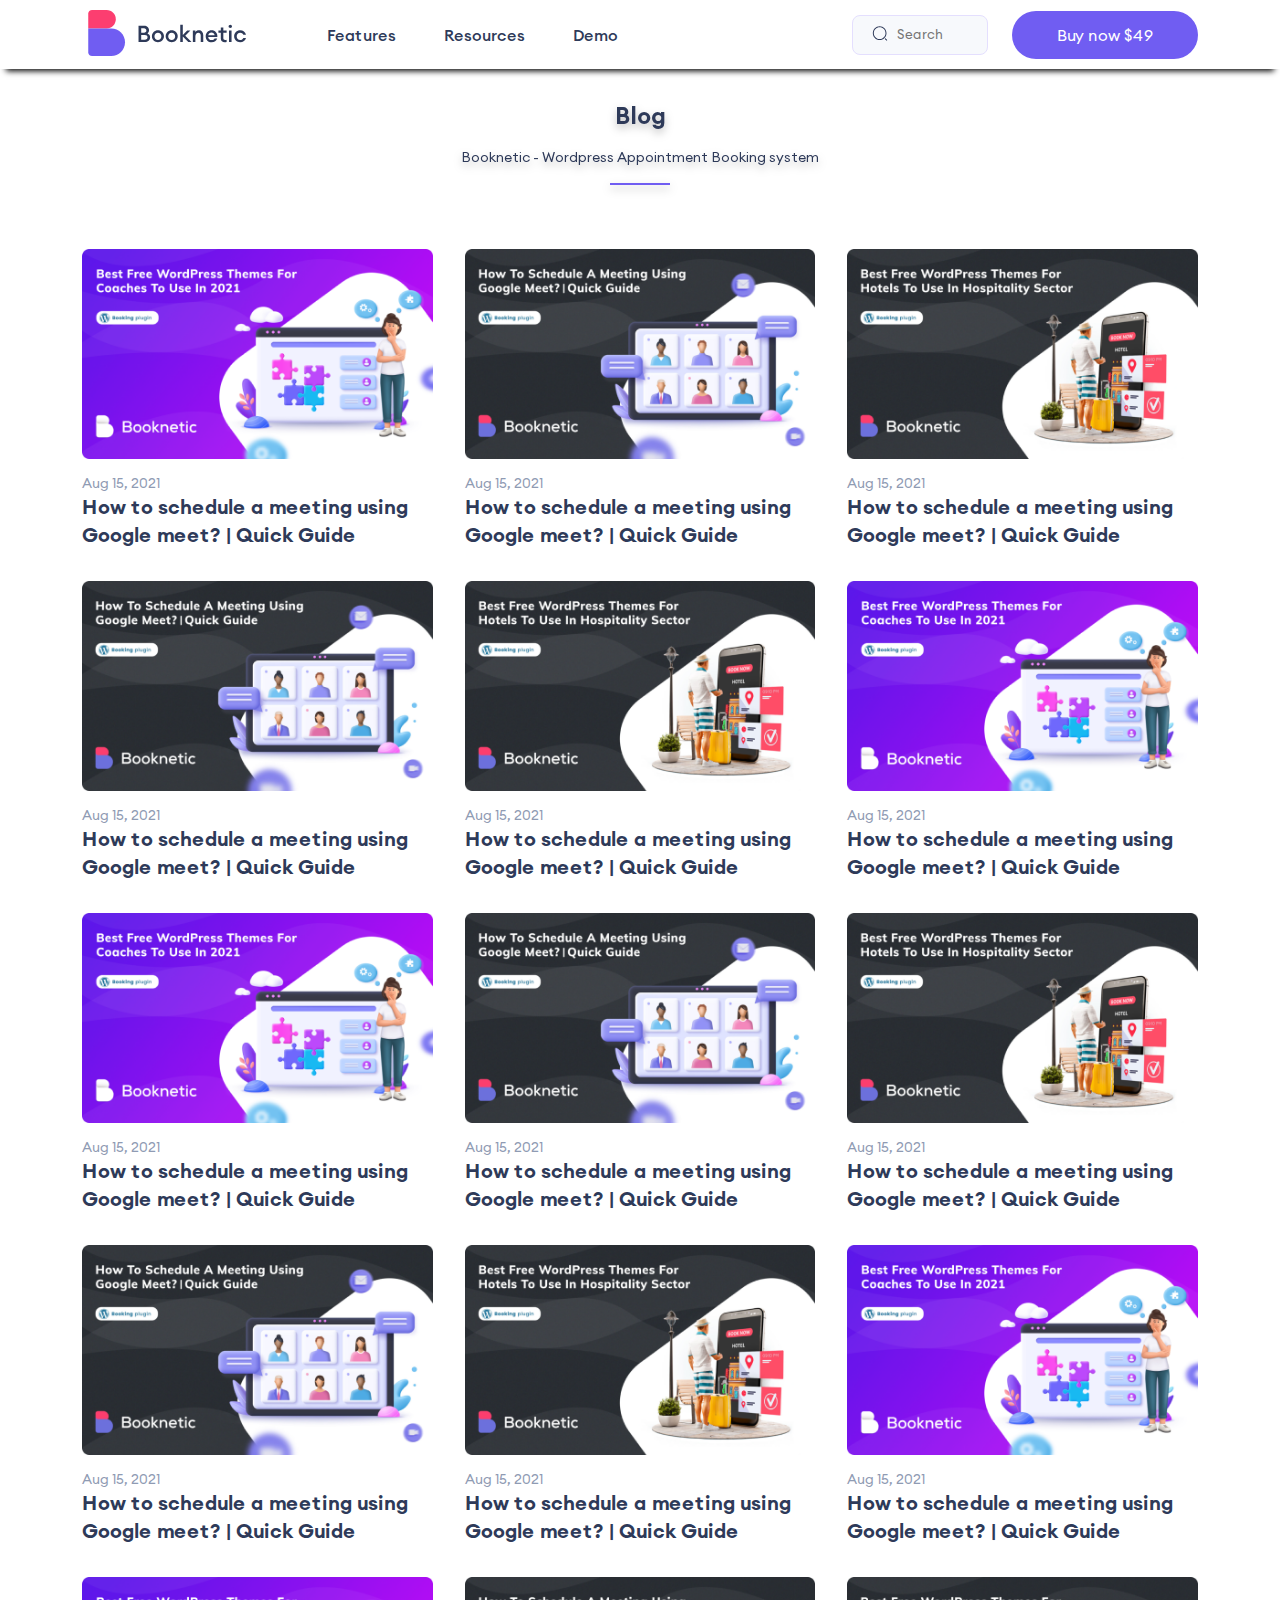
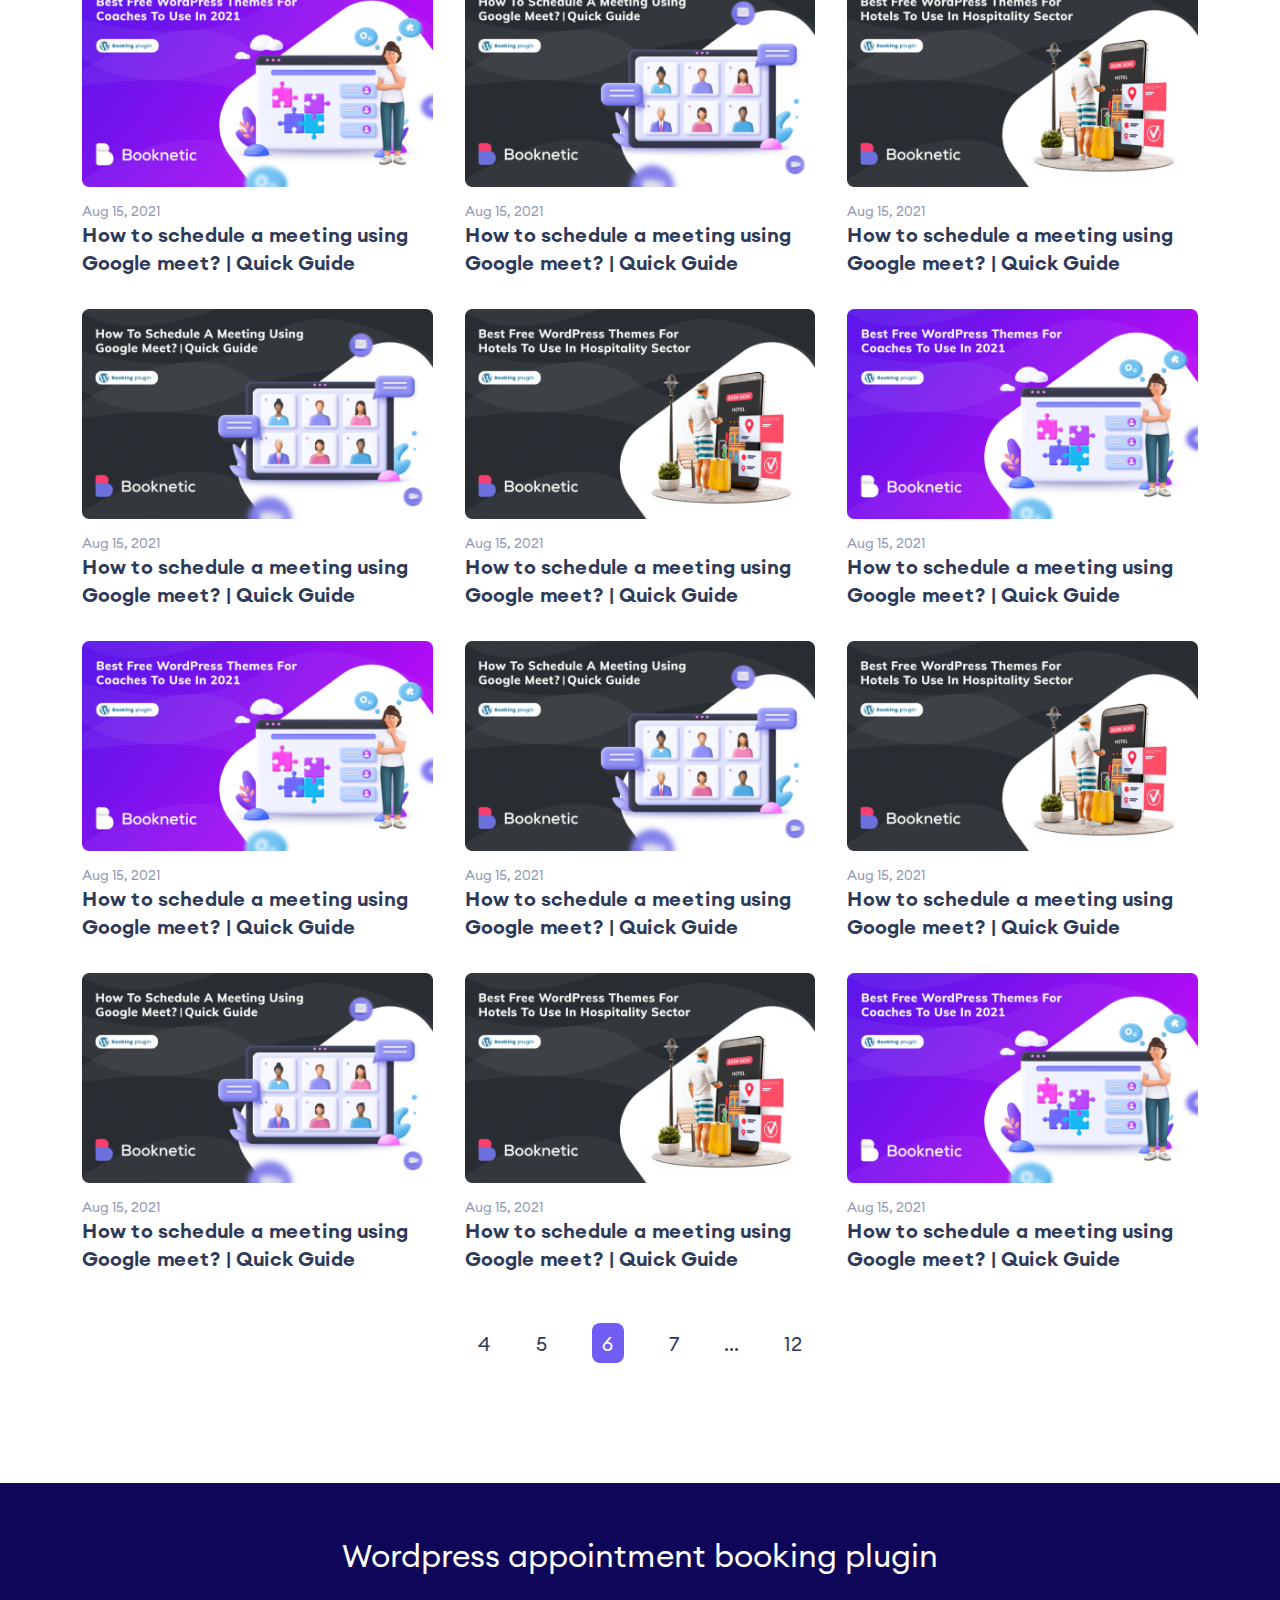
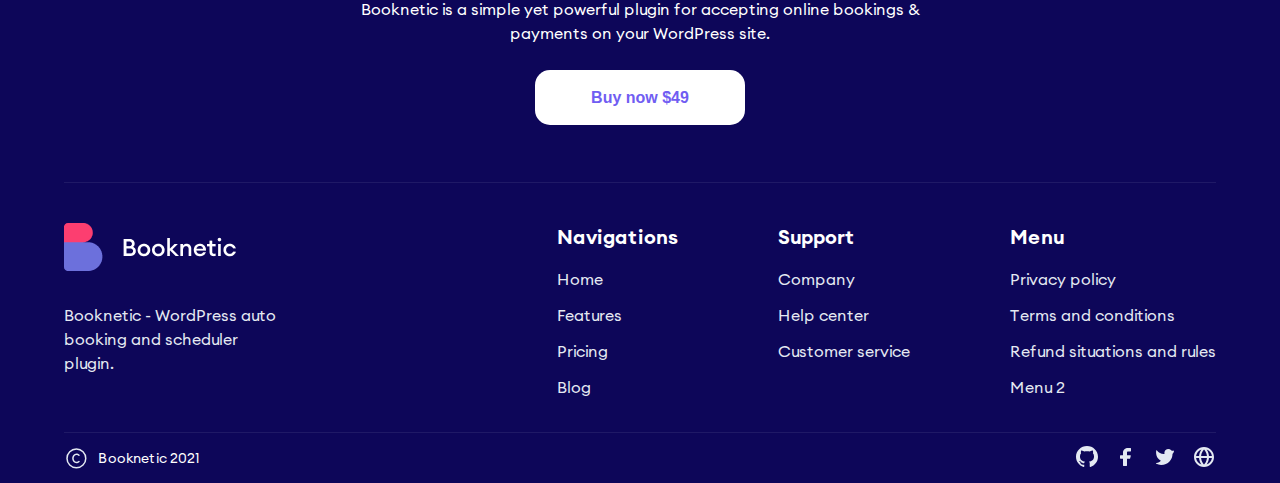
<file: blog.html>
<!DOCTYPE html>
<html lang="en">

<head>
    <meta charset="UTF-8">
    <meta http-equiv="X-UA-Compatible" content="IE=edge">
    <meta name="viewport" content="width=device-width, initial-scale=1.0">
    <title>Booknetic</title>
    <link rel="icon" sizes="16x16" href="./assets/16x16-booknetic-tab-logo.png">
    <link rel="icon" sizes="32x32" href="./assets/32x32-booknetic-tab-logo.png">
    <link rel="apple-touch-icon" sizes="180x180" href="./assets/180x180-booknetic-apple-touch-logo.png">
    <script src="https://cdn.jsdelivr.net/npm/bootstrap@5.3.0-alpha3/dist/js/bootstrap.bundle.min.js"
        integrity="sha384-ENjdO4Dr2bkBIFxQpeoTz1HIcje39Wm4jDKdf19U8gI4ddQ3GYNS7NTKfAdVQSZe"
        crossorigin="anonymous"></script>
    <link rel="stylesheet" href="https://cdnjs.cloudflare.com/ajax/libs/font-awesome/6.4.0/css/all.min.css"
        integrity="sha512-iecdLmaskl7CVkqkXNQ/ZH/XLlvWZOJyj7Yy7tcenmpD1ypASozpmT/E0iPtmFIB46ZmdtAc9eNBvH0H/ZpiBw=="
        crossorigin="anonymous" referrerpolicy="no-referrer" />
    <link rel="stylesheet" href="./css/blog.css">
</head>

<body>
    <header>
        <nav class="navbar  container">
            <div class="hamburger hamburger-lines">
                <span class="line line1"></span>
                <span class="line line2"></span>
                <span class="line line3"></span>
            </div>
            <div class="nav-box">
                <div class="nav-logo">
                    <a href="./index.html"><img src="./assets/booknetic-logo.svg" alt="logo-image"></a>
                </div>
                <div class="nav-menu">
                    <ul class="nav-lists">
                        <li class="nav-list"><a class="nav-link" href="./faq.html">Features</a></li>
                        <li class="nav-list"><a class="nav-link" href="./blog.html">Resources</a></li>
                        <li class="nav-list"><a class="nav-link" href="./index.html">Demo</a></li>
                    </ul>
                </div>
            </div>
            <div class="nav-properties">
                <div class="search-input-wrapper">
                    <a class="search-link" href="#"><img src="./assets/search-normal.svg" alt="search-icon"></a>
                    <input type="search" placeholder="Search">
                </div>
                <div class="search-btn-small-screen">
                    <i id='toggle-search' class="icon-search fa-solid fa-magnifying-glass icon ion-ios-search"></i>
                    <input style='display:none;' id='searchBar' name='search' type='search'
                        placeholder='Search&hellip;'>
                </div>
                <button class="nav-buy-btn">Buy now $49 <i class="fa-solid fa-chevron-right"></i></i></button>
            </div>
        </nav>
    </header>

    <section class="blog">
        <div class="blog-container container">
            <div class="blog-box">
                <div class="blog-title">
                    <h2>Blog</h2>
                    <p>Booknetic - Wordpress Appointment Booking system</p>
                    <div class="underline"></div>
                </div>
                <div class="blog-cards">
                    <div class="blog-card">
                        <img class="blog-image" src="./assets/blog-1.png" alt="image">
                        <div class="blog-card-info">
                            <div class="publish-date">Aug 15, 2021</div>
                            <div class="blog-content">How to schedule a meeting using Google meet? | Quick Guide</div>
                        </div>
                    </div>
                    <div class="blog-card">
                        <img class="blog-image" src="./assets/blog-2.png" alt="image">
                        <div class="blog-card-info">
                            <div class="publish-date">Aug 15, 2021</div>
                            <div class="blog-content">How to schedule a meeting using Google meet? | Quick Guide</div>
                        </div>
                    </div>
                    <div class="blog-card">
                        <img class="blog-image" src="./assets/blog-3.png" alt="image">
                        <div class="blog-card-info">
                            <div class="publish-date">Aug 15, 2021</div>
                            <div class="blog-content">How to schedule a meeting using Google meet? | Quick Guide</div>
                        </div>
                    </div>
                    <div class="blog-card">
                        <img class="blog-image" src="./assets/blog-2.png" alt="image">
                        <div class="blog-card-info">
                            <div class="publish-date">Aug 15, 2021</div>
                            <div class="blog-content">How to schedule a meeting using Google meet? | Quick Guide</div>
                        </div>
                    </div>
                    <div class="blog-card">
                        <img class="blog-image" src="./assets/blog-3.png" alt="image">
                        <div class="blog-card-info">
                            <div class="publish-date">Aug 15, 2021</div>
                            <div class="blog-content">How to schedule a meeting using Google meet? | Quick Guide</div>
                        </div>
                    </div>
                    <div class="blog-card">
                        <img class="blog-image" src="./assets/blog-1.png" alt="image">
                        <div class="blog-card-info">
                            <div class="publish-date">Aug 15, 2021</div>
                            <div class="blog-content">How to schedule a meeting using Google meet? | Quick Guide</div>
                        </div>
                    </div>
                    <div class="blog-card">
                        <img class="blog-image" src="./assets/blog-1.png" alt="image">
                        <div class="blog-card-info">
                            <div class="publish-date">Aug 15, 2021</div>
                            <div class="blog-content">How to schedule a meeting using Google meet? | Quick Guide</div>
                        </div>
                    </div>
                    <div class="blog-card">
                        <img class="blog-image" src="./assets/blog-2.png" alt="image">
                        <div class="blog-card-info">
                            <div class="publish-date">Aug 15, 2021</div>
                            <div class="blog-content">How to schedule a meeting using Google meet? | Quick Guide</div>
                        </div>
                    </div>
                    <div class="blog-card">
                        <img class="blog-image" src="./assets/blog-3.png" alt="image">
                        <div class="blog-card-info">
                            <div class="publish-date">Aug 15, 2021</div>
                            <div class="blog-content">How to schedule a meeting using Google meet? | Quick Guide</div>
                        </div>
                    </div>
                    <div class="blog-card">
                        <img class="blog-image" src="./assets/blog-2.png" alt="image">
                        <div class="blog-card-info">
                            <div class="publish-date">Aug 15, 2021</div>
                            <div class="blog-content">How to schedule a meeting using Google meet? | Quick Guide</div>
                        </div>
                    </div>
                    <div class="blog-card">
                        <img class="blog-image" src="./assets/blog-3.png" alt="image">
                        <div class="blog-card-info">
                            <div class="publish-date">Aug 15, 2021</div>
                            <div class="blog-content">How to schedule a meeting using Google meet? | Quick Guide</div>
                        </div>
                    </div>
                    <div class="blog-card">
                        <img class="blog-image" src="./assets/blog-1.png" alt="image">
                        <div class="blog-card-info">
                            <div class="publish-date">Aug 15, 2021</div>
                            <div class="blog-content">How to schedule a meeting using Google meet? | Quick Guide</div>
                        </div>
                    </div>
                    <div class="blog-card">
                        <img class="blog-image" src="./assets/blog-1.png" alt="image">
                        <div class="blog-card-info">
                            <div class="publish-date">Aug 15, 2021</div>
                            <div class="blog-content">How to schedule a meeting using Google meet? | Quick Guide</div>
                        </div>
                    </div>
                    <div class="blog-card">
                        <img class="blog-image" src="./assets/blog-2.png" alt="image">
                        <div class="blog-card-info">
                            <div class="publish-date">Aug 15, 2021</div>
                            <div class="blog-content">How to schedule a meeting using Google meet? | Quick Guide</div>
                        </div>
                    </div>
                    <div class="blog-card">
                        <img class="blog-image" src="./assets/blog-3.png" alt="image">
                        <div class="blog-card-info">
                            <div class="publish-date">Aug 15, 2021</div>
                            <div class="blog-content">How to schedule a meeting using Google meet? | Quick Guide</div>
                        </div>
                    </div>
                    <div class="blog-card">
                        <img class="blog-image" src="./assets/blog-2.png" alt="image">
                        <div class="blog-card-info">
                            <div class="publish-date">Aug 15, 2021</div>
                            <div class="blog-content">How to schedule a meeting using Google meet? | Quick Guide</div>
                        </div>
                    </div>
                    <div class="blog-card">
                        <img class="blog-image" src="./assets/blog-3.png" alt="image">
                        <div class="blog-card-info">
                            <div class="publish-date">Aug 15, 2021</div>
                            <div class="blog-content">How to schedule a meeting using Google meet? | Quick Guide</div>
                        </div>
                    </div>
                    <div class="blog-card">
                        <img class="blog-image" src="./assets/blog-1.png" alt="image">
                        <div class="blog-card-info">
                            <div class="publish-date">Aug 15, 2021</div>
                            <div class="blog-content">How to schedule a meeting using Google meet? | Quick Guide</div>
                        </div>
                    </div>
                    <div class="blog-card">
                        <img class="blog-image" src="./assets/blog-1.png" alt="image">
                        <div class="blog-card-info">
                            <div class="publish-date">Aug 15, 2021</div>
                            <div class="blog-content">How to schedule a meeting using Google meet? | Quick Guide</div>
                        </div>
                    </div>
                    <div class="blog-card">
                        <img class="blog-image" src="./assets/blog-2.png" alt="image">
                        <div class="blog-card-info">
                            <div class="publish-date">Aug 15, 2021</div>
                            <div class="blog-content">How to schedule a meeting using Google meet? | Quick Guide</div>
                        </div>
                    </div>
                    <div class="blog-card">
                        <img class="blog-image" src="./assets/blog-3.png" alt="image">
                        <div class="blog-card-info">
                            <div class="publish-date">Aug 15, 2021</div>
                            <div class="blog-content">How to schedule a meeting using Google meet? | Quick Guide</div>
                        </div>
                    </div>
                    <div class="blog-card">
                        <img class="blog-image" src="./assets/blog-2.png" alt="image">
                        <div class="blog-card-info">
                            <div class="publish-date">Aug 15, 2021</div>
                            <div class="blog-content">How to schedule a meeting using Google meet? | Quick Guide</div>
                        </div>
                    </div>
                    <div class="blog-card">
                        <img class="blog-image" src="./assets/blog-3.png" alt="image">
                        <div class="blog-card-info">
                            <div class="publish-date">Aug 15, 2021</div>
                            <div class="blog-content">How to schedule a meeting using Google meet? | Quick Guide</div>
                        </div>
                    </div>
                    <div class="blog-card">
                        <img class="blog-image" src="./assets/blog-1.png" alt="image">
                        <div class="blog-card-info">
                            <div class="publish-date">Aug 15, 2021</div>
                            <div class="blog-content">How to schedule a meeting using Google meet? | Quick Guide</div>
                        </div>
                    </div>
                </div>
                <div class="blog-pagination">
                    <div class="pagination-box">
                        <ul class="page">
                            <li class="page-btn"><span class="icon"><i class="fa-solid fa-chevron-left"></i></span></li>
                            <li class="page-numbers">4</li>
                            <li class="page-numbers">5</li>
                            <li class="page-numbers active">6</li>
                            <li class="page-numbers">7</li>
                            <li class="page-dots">...</li>
                            <li class="page-numbers">12</li>
                            <li class="page-btn"><span class="icon"><i class="fa-solid fa-chevron-right"></i></span>
                            </li>

                        </ul>
                    </div>
                </div>
            </div>
        </div>

    </section>

    <footer>
        <div id="footer-container" class="container">
            <div class="foot-content">
                <h2 class="heading">Wordpress appointment booking plugin</h2>
                <p class="paragraph">
                    Booknetic is a simple yet powerful plugin for accepting online
                    bookings & <br />
                    payments on your WordPress site.
                </p>
                <button class="buy-now">
                    Buy now $49 <i class="fa-solid fa-chevron-right"></i>
                </button>
            </div>
            <div class="foot-navigation">
                <div class="logo-content">
                    <a href="#"><img src="./assets/footer-logo.png" /></a>
                    <p class="paragraph">
                        Booknetic - WordPress auto <br />
                        booking and scheduler <br />
                        plugin.
                    </p>
                </div>
                <div class="links-container">
                    <ul class="foot-links">
                        <span>Navigations</span>
                        <li class="foot-link"><a href="./index.html">Home</a></li>
                        <li class="foot-link"><a href="./faq.html">Features</a></li>
                        <li class="foot-link"><a href="#">Pricing</a></li>
                        <li class="foot-link"><a href="./blog.html">Blog</a></li>
                    </ul>
                    <ul class="foot-links">
                        <span>Support</span>
                        <li class="foot-link"><a href="#">Company</a></li>
                        <li class="foot-link"><a href="#">Help center</a></li>
                        <li class="foot-link"><a href="#">Customer service</a></li>
                    </ul>
                    <ul class="foot-links">
                        <span>Menu</span>
                        <li class="foot-link"><a href="#">Privacy policy</a></li>
                        <li class="foot-link"><a href="#">Terms and conditions</a></li>
                        <li class="foot-link">
                            <a href="#">Refund situations and rules</a>
                        </li>
                        <li class="foot-link"><a href="#">Menu 2</a></li>
                    </ul>
                </div>
            </div>
            <div class="footer-secondary">
                <div class="copyright-box">
                    <img src="./assets/copyright.svg" />
                    <span>Booknetic 2021</span>
                </div>
                <div class="social-logos">
                    <a href="#"><img src="./assets/github.svg" /></a>
                    <a href="#"><img src="./assets/facebook.svg" /></a>
                    <a href="#"><img src="./assets/twitter.svg" /></a>
                    <a href="#"><img src="./assets/globe.svg" /></a>
                </div>
            </div>
        </div>
    </footer>


</body>
<script src="./script.js"></script>

</html>
</file>
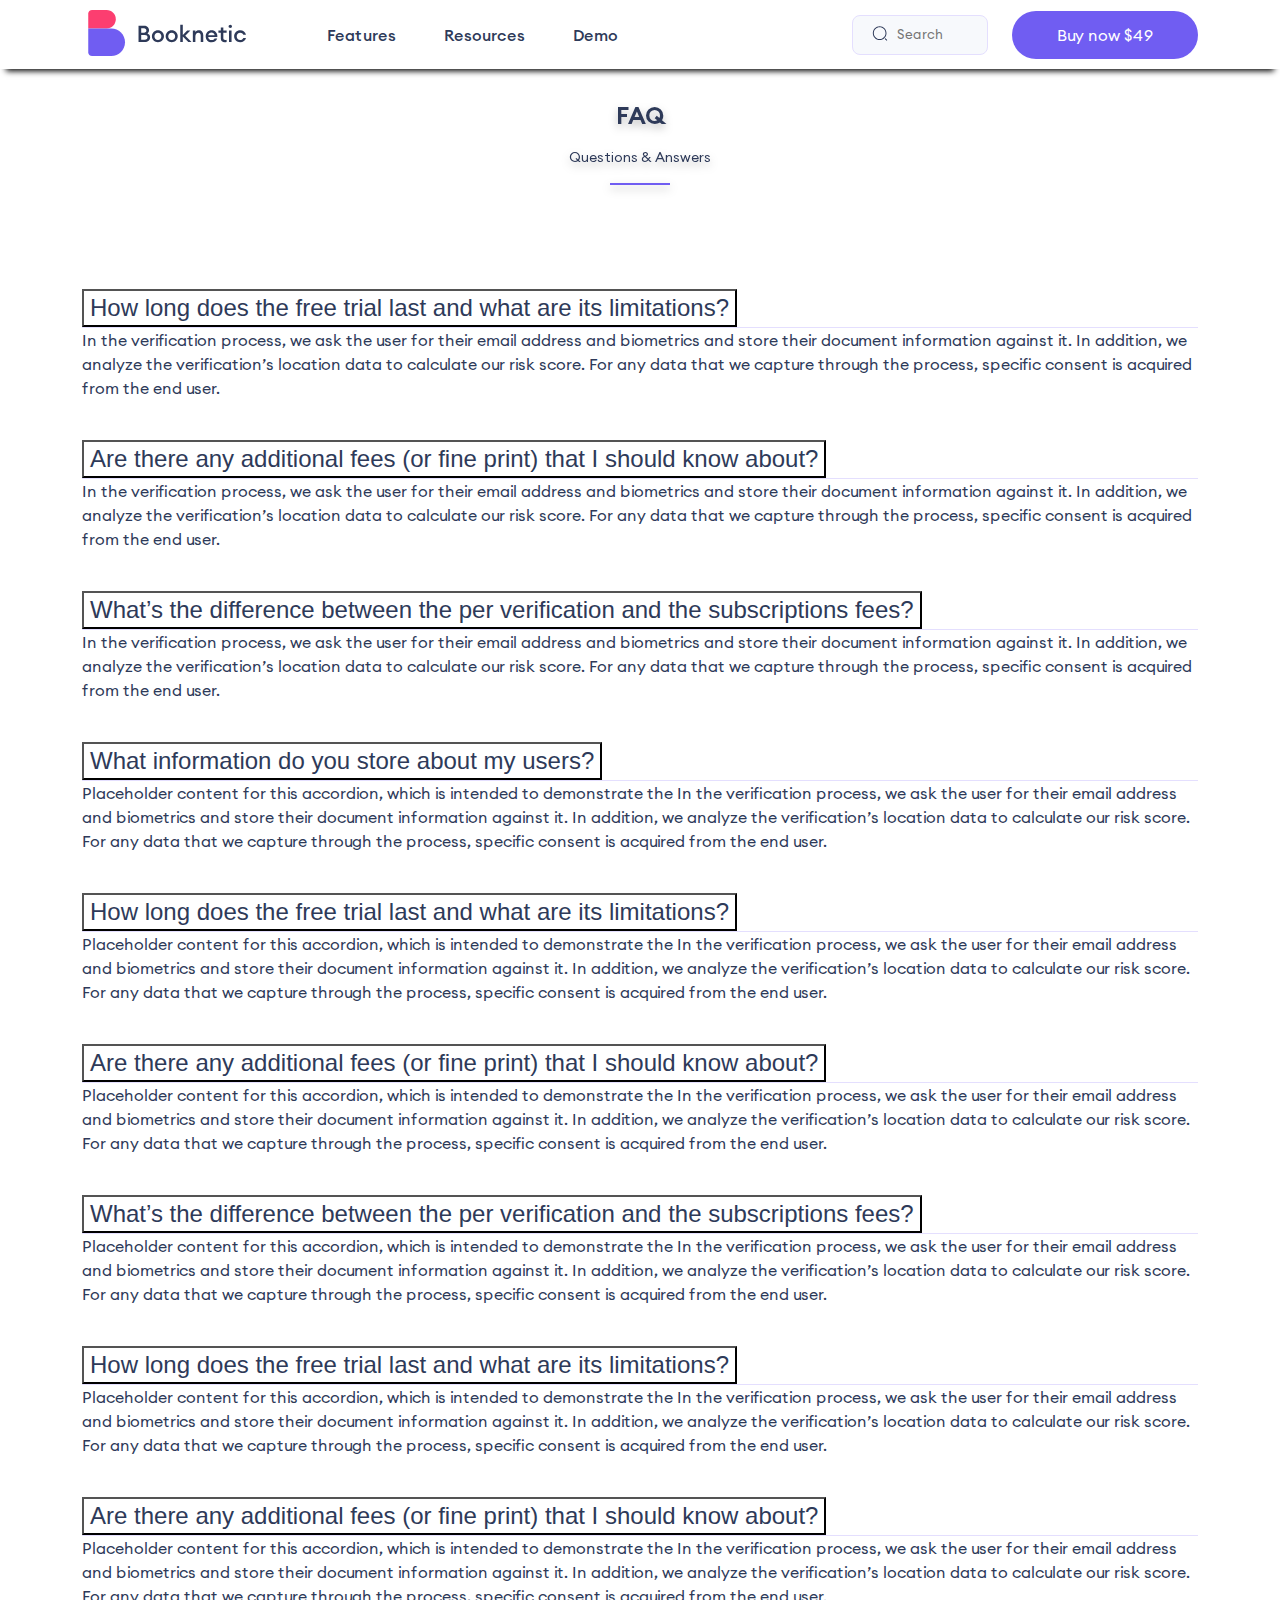
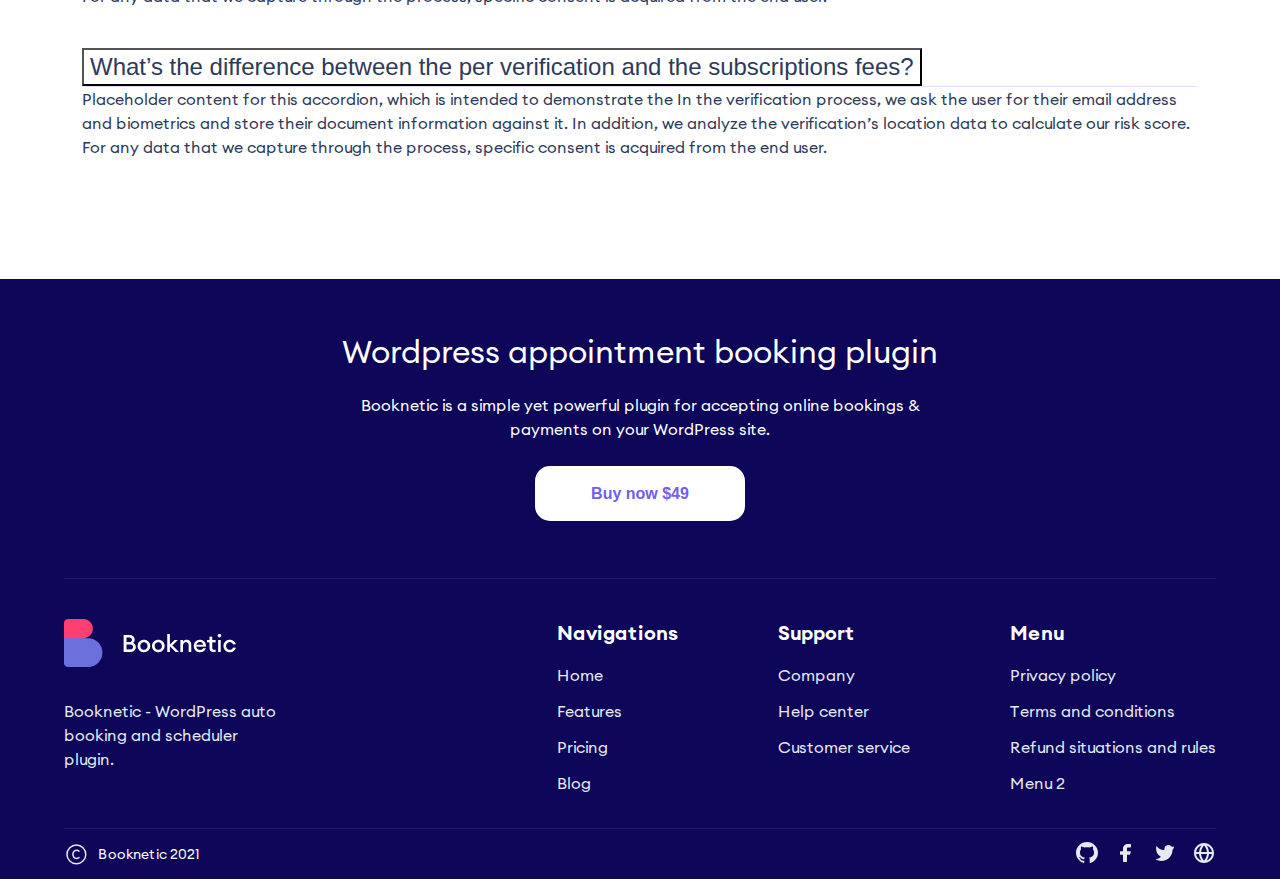
<file: faq.html>
<!DOCTYPE html>
<html lang="en">

<head>
    <meta charset="UTF-8">
    <meta http-equiv="X-UA-Compatible" content="IE=edge">
    <meta name="viewport" content="width=device-width, initial-scale=1.0">
    <title>Booknetic</title>
    <link rel="icon" sizes="16x16" href="./assets/16x16-booknetic-tab-logo.png">
    <link rel="icon" sizes="32x32" href="./assets/32x32-booknetic-tab-logo.png">
    <link rel="apple-touch-icon" sizes="180x180" href="./assets/180x180-booknetic-apple-touch-logo.png">
    <script src="https://cdn.jsdelivr.net/npm/bootstrap@5.3.0-alpha3/dist/js/bootstrap.bundle.min.js"
        integrity="sha384-ENjdO4Dr2bkBIFxQpeoTz1HIcje39Wm4jDKdf19U8gI4ddQ3GYNS7NTKfAdVQSZe"
        crossorigin="anonymous"></script>
    <link rel="stylesheet" href="https://cdnjs.cloudflare.com/ajax/libs/font-awesome/6.4.0/css/all.min.css"
        integrity="sha512-iecdLmaskl7CVkqkXNQ/ZH/XLlvWZOJyj7Yy7tcenmpD1ypASozpmT/E0iPtmFIB46ZmdtAc9eNBvH0H/ZpiBw=="
        crossorigin="anonymous" referrerpolicy="no-referrer" />
    <link href="https://cdn.jsdelivr.net/npm/bootstrap@5.3.0-alpha3/dist/css/bootstrap.min.css" rel="stylesheet"
        integrity="sha384-KK94CHFLLe+nY2dmCWGMq91rCGa5gtU4mk92HdvYe+M/SXH301p5ILy+dN9+nJOZ" crossorigin="anonymous">
    <link rel="stylesheet" href="./css/faq.css">
</head>

<body>
    <header>
        <nav class="navbar  container">
            <div class="hamburger hamburger-lines">
                <span class="line line1"></span>
                <span class="line line2"></span>
                <span class="line line3"></span>
            </div>
            <div class="nav-box">
                <div class="nav-logo">
                    <a href="./index.html"><img src="./assets/booknetic-logo.svg" alt="logo-image"></a>
                </div>
                <div class="nav-menu">
                    <ul class="nav-lists">
                        <li class="nav-list"><a class="nav-link" href="./faq.html">Features</a></li>
                        <li class="nav-list"><a class="nav-link" href="./blog.html">Resources</a></li>
                        <li class="nav-list"><a class="nav-link" href="./index.html">Demo</a></li>
                    </ul>
                </div>
            </div>
            <div class="nav-properties">
                <div class="search-input-wrapper">
                    <a class="search-link" href="#"><img src="./assets/search-normal.svg" alt="search-icon"></a>
                    <input type="search" placeholder="Search">
                </div>
                <div class="search-btn-small-screen">
                    <i id='toggle-search' class="icon-search fa-solid fa-magnifying-glass icon ion-ios-search"></i>
                    <input style='display:none;' id='searchBar' name='search' type='search'
                        placeholder='Search&hellip;'>
                </div>
                <button class="nav-buy-btn">Buy now $49 <i class="fa-solid fa-chevron-right"></i></i></button>
            </div>
        </nav>
    </header>

    <section class="faq">
        <div class="faq-container container">
            <div class="faq-box">
                <div class="faq-title">
                    <h2>FAQ</h2>
                    <p>Questions & Answers</p>
                    <div class="underline"></div>
                </div>
                <div class="accordion accordion-flush" id="accordionFlushExample">
                    <div class="accordion-item">
                        <h2 class="accordion-header" id="flush-headingOne">
                            <button class="accordion-button collapsed" type="button" data-bs-toggle="collapse"
                                data-bs-target="#flush-collapseOne" aria-expanded="false"
                                aria-controls="flush-collapseOne">
                                How long does the free trial last and what are its limitations?
                            </button>
                        </h2>
                        <div id="flush-collapseOne" class="accordion-collapse collapse"
                            aria-labelledby="flush-headingOne" data-bs-parent="#accordionFlushExample">
                            <div class="accordion-body">In the verification process, we ask the user for their email
                                address and
                                biometrics and store their document information against it. In addition, we analyze the
                                verification’s
                                location data to calculate our risk score. For any data that we capture through the
                                process, specific
                                consent is acquired from the end user.
                            </div>
                        </div>
                    </div>
                    <div class="accordion-item">
                        <h2 class="accordion-header" id="flush-headingTwo">
                            <button class="accordion-button collapsed" type="button" data-bs-toggle="collapse"
                                data-bs-target="#flush-collapseTwo" aria-expanded="false"
                                aria-controls="flush-collapseTwo">
                                Are there any additional fees (or fine print) that I should
                                know about?
                            </button>
                        </h2>
                        <div id="flush-collapseTwo" class="accordion-collapse collapse"
                            aria-labelledby="flush-headingTwo" data-bs-parent="#accordionFlushExample">
                            <div class="accordion-body">In the verification process, we ask the user for their email
                                address and
                                biometrics and store their document information against it. In addition, we analyze the
                                verification’s
                                location data to calculate our risk score. For any data that we capture through the
                                process, specific
                                consent is acquired from the end user.
                            </div>
                        </div>
                    </div>
                    <div class="accordion-item">
                        <h2 class="accordion-header" id="flush-headingThree">
                            <button class="accordion-button collapsed" type="button" data-bs-toggle="collapse"
                                data-bs-target="#flush-collapseThree" aria-expanded="false"
                                aria-controls="flush-collapseThree">
                                What’s the difference between the per verification and
                                the subscriptions fees?
                            </button>
                        </h2>
                        <div id="flush-collapseThree" class="accordion-collapse collapse"
                            aria-labelledby="flush-headingThree" data-bs-parent="#accordionFlushExample">
                            <div class="accordion-body">In the verification process, we ask the user for their email
                                address and
                                biometrics and store their document information against it. In addition, we analyze the
                                verification’s
                                location data to calculate our risk score. For any data that we capture through the
                                process, specific
                                consent is acquired from the end user.
                            </div>
                        </div>
                    </div>
                    <div class="accordion-item">
                        <h2 class="accordion-header" id="flush-headingFour">
                            <button class="accordion-button collapsed" type="button" data-bs-toggle="collapse"
                                data-bs-target="#flush-collapseFour" aria-expanded="false"
                                aria-controls="flush-collapseThree">
                                What information do you store about my users?
                            </button>
                        </h2>
                        <div id="flush-collapseFour" class="accordion-collapse collapse"
                            aria-labelledby="flush-headingFour" data-bs-parent="#accordionFlushExample">
                            <div class="accordion-body">Placeholder content for this accordion, which is intended to
                                demonstrate the
                                In the verification process, we ask the user for their email address and biometrics and
                                store their
                                document information against it. In addition, we analyze the verification’s location
                                data to calculate
                                our risk score. For any data that we capture through the process, specific
                                consent is acquired from the end user.
                            </div>
                        </div>
                    </div>
                    <div class="accordion-item">
                        <h2 class="accordion-header" id="flush-headingFour">
                            <button class="accordion-button collapsed" type="button" data-bs-toggle="collapse"
                                data-bs-target="#flush-collapseFour" aria-expanded="false"
                                aria-controls="flush-collapseThree">
                                How long does the free trial last and what are its limitations?
                            </button>
                        </h2>
                        <div id="flush-collapseFour" class="accordion-collapse collapse"
                            aria-labelledby="flush-headingFour" data-bs-parent="#accordionFlushExample">
                            <div class="accordion-body">Placeholder content for this accordion, which is intended to
                                demonstrate the
                                In the verification process, we ask the user for their email address and biometrics and
                                store their
                                document information against it. In addition, we analyze the verification’s location
                                data to calculate
                                our risk score. For any data that we capture through the process, specific
                                consent is acquired from the end user.
                            </div>
                        </div>
                    </div>
                    <div class="accordion-item">
                        <h2 class="accordion-header" id="flush-headingFour">
                            <button class="accordion-button collapsed" type="button" data-bs-toggle="collapse"
                                data-bs-target="#flush-collapseFour" aria-expanded="false"
                                aria-controls="flush-collapseThree">
                                Are there any additional fees (or fine print) that I should
                                know about?
                            </button>
                        </h2>
                        <div id="flush-collapseFour" class="accordion-collapse collapse"
                            aria-labelledby="flush-headingFour" data-bs-parent="#accordionFlushExample">
                            <div class="accordion-body">Placeholder content for this accordion, which is intended to
                                demonstrate the
                                In the verification process, we ask the user for their email address and biometrics and
                                store their
                                document information against it. In addition, we analyze the verification’s location
                                data to calculate
                                our risk score. For any data that we capture through the process, specific
                                consent is acquired from the end user.
                            </div>
                        </div>
                    </div>
                    <div class="accordion-item">
                        <h2 class="accordion-header" id="flush-headingFour">
                            <button class="accordion-button collapsed" type="button" data-bs-toggle="collapse"
                                data-bs-target="#flush-collapseFour" aria-expanded="false"
                                aria-controls="flush-collapseThree">
                                What’s the difference between the per verification and
                                the subscriptions fees?
                            </button>
                        </h2>
                        <div id="flush-collapseFour" class="accordion-collapse collapse"
                            aria-labelledby="flush-headingFour" data-bs-parent="#accordionFlushExample">
                            <div class="accordion-body">Placeholder content for this accordion, which is intended to
                                demonstrate the
                                In the verification process, we ask the user for their email address and biometrics and
                                store their
                                document information against it. In addition, we analyze the verification’s location
                                data to calculate
                                our risk score. For any data that we capture through the process, specific
                                consent is acquired from the end user.
                            </div>
                        </div>
                    </div>
                    <div class="accordion-item">
                        <h2 class="accordion-header" id="flush-headingFour">
                            <button class="accordion-button collapsed" type="button" data-bs-toggle="collapse"
                                data-bs-target="#flush-collapseFour" aria-expanded="false"
                                aria-controls="flush-collapseThree">
                                How long does the free trial last and what are its limitations?
                            </button>
                        </h2>
                        <div id="flush-collapseFour" class="accordion-collapse collapse"
                            aria-labelledby="flush-headingFour" data-bs-parent="#accordionFlushExample">
                            <div class="accordion-body">Placeholder content for this accordion, which is intended to
                                demonstrate the
                                In the verification process, we ask the user for their email address and biometrics and
                                store their
                                document information against it. In addition, we analyze the verification’s location
                                data to calculate
                                our risk score. For any data that we capture through the process, specific
                                consent is acquired from the end user.
                            </div>
                        </div>
                    </div>
                    <div class="accordion-item">
                        <h2 class="accordion-header" id="flush-headingFour">
                            <button class="accordion-button collapsed" type="button" data-bs-toggle="collapse"
                                data-bs-target="#flush-collapseFour" aria-expanded="false"
                                aria-controls="flush-collapseThree">
                                Are there any additional fees (or fine print) that I should
                                know about?
                            </button>
                        </h2>
                        <div id="flush-collapseFour" class="accordion-collapse collapse"
                            aria-labelledby="flush-headingFour" data-bs-parent="#accordionFlushExample">
                            <div class="accordion-body">Placeholder content for this accordion, which is intended to
                                demonstrate the
                                In the verification process, we ask the user for their email address and biometrics and
                                store their
                                document information against it. In addition, we analyze the verification’s location
                                data to calculate
                                our risk score. For any data that we capture through the process, specific
                                consent is acquired from the end user.
                            </div>
                        </div>
                    </div>
                    <div class="accordion-item">
                        <h2 class="accordion-header" id="flush-headingFour">
                            <button class="accordion-button collapsed" type="button" data-bs-toggle="collapse"
                                data-bs-target="#flush-collapseFour" aria-expanded="false"
                                aria-controls="flush-collapseThree">
                                What’s the difference between the per verification and
                                the subscriptions fees?
                            </button>
                        </h2>
                        <div id="flush-collapseFour" class="accordion-collapse collapse"
                            aria-labelledby="flush-headingFour" data-bs-parent="#accordionFlushExample">
                            <div class="accordion-body">Placeholder content for this accordion, which is intended to
                                demonstrate the
                                In the verification process, we ask the user for their email address and biometrics and
                                store their
                                document information against it. In addition, we analyze the verification’s location
                                data to calculate
                                our risk score. For any data that we capture through the process, specific
                                consent is acquired from the end user.
                            </div>
                        </div>
                    </div>
                </div>

            </div>
        </div>

    </section>

    <footer>
        <div id="footer-container" class="container">
            <div class="foot-content">
                <h2 class="heading">Wordpress appointment booking plugin</h2>
                <p class="paragraph">
                    Booknetic is a simple yet powerful plugin for accepting online
                    bookings & <br />
                    payments on your WordPress site.
                </p>
                <button class="buy-now">
                    Buy now $49 <i class="fa-solid fa-chevron-right"></i>
                </button>
            </div>
            <div class="foot-navigation">
                <div class="logo-content">
                    <a href="#"><img src="./assets/footer-logo.png" /></a>
                    <p class="paragraph">
                        Booknetic - WordPress auto <br />
                        booking and scheduler <br />
                        plugin.
                    </p>
                </div>
                <div class="links-container">
                    <ul class="foot-links">
                        <span>Navigations</span>
                        <li class="foot-link"><a href="./index.html">Home</a></li>
                        <li class="foot-link"><a href="./faq.html">Features</a></li>
                        <li class="foot-link"><a href="#">Pricing</a></li>
                        <li class="foot-link"><a href="./blog.html">Blog</a></li>
                    </ul>
                    <ul class="foot-links">
                        <span>Support</span>
                        <li class="foot-link"><a href="#">Company</a></li>
                        <li class="foot-link"><a href="#">Help center</a></li>
                        <li class="foot-link"><a href="#">Customer service</a></li>
                    </ul>
                    <ul class="foot-links">
                        <span>Menu</span>
                        <li class="foot-link"><a href="#">Privacy policy</a></li>
                        <li class="foot-link"><a href="#">Terms and conditions</a></li>
                        <li class="foot-link">
                            <a href="#">Refund situations and rules</a>
                        </li>
                        <li class="foot-link"><a href="#">Menu 2</a></li>
                    </ul>
                </div>
            </div>
            <div class="footer-secondary">
                <div class="copyright-box">
                    <img src="./assets/copyright.svg" />
                    <span>Booknetic 2021</span>
                </div>
                <div class="social-logos">
                    <a href="#"><img src="./assets/github.svg" /></a>
                    <a href="#"><img src="./assets/facebook.svg" /></a>
                    <a href="#"><img src="./assets/twitter.svg" /></a>
                    <a href="#"><img src="./assets/globe.svg" /></a>
                </div>
            </div>
        </div>
    </footer>


</body>
<script src="./script.js"></script>

</html>
</file>
<file: css/home.css>
*,
*:before,
*:after {
  box-sizing: border-box;
}

html,
body,
div,
span,
object,
iframe,
figure,
h1,
h2,
h3,
h4,
h5,
h6,
p,
blockquote,
pre,
a,
code,
em,
img,
small,
strike,
strong,
sub,
sup,
tt,
b,
u,
i,
ol,
ul,
li,
fieldset,
form,
label,
table,
caption,
tbody,
tfoot,
thead,
tr,
th,
td,
main,
canvas,
embed,
footer,
header,
nav,
section,
video {
  margin: 0;
  padding: 0;
  border: 0;
  font-size: 100%;
  font: inherit;
  vertical-align: baseline;
  text-rendering: optimizeLegibility;
  -webkit-font-smoothing: antialiased;
  -webkit-text-size-adjust: none;
     -moz-text-size-adjust: none;
          text-size-adjust: none;
}

footer,
header,
nav,
section,
main {
  display: block;
}

body {
  line-height: 1;
}

ol,
ul {
  list-style: none;
}

blockquote,
q {
  quotes: none;
}

blockquote:before,
blockquote:after,
q:before,
q:after {
  content: "";
  content: none;
}

table {
  border-collapse: collapse;
  border-spacing: 0;
}

input {
  -webkit-appearance: none;
  border-radius: 0;
}

* {
  text-decoration: none;
}

button:hover {
  cursor: pointer;
}

@font-face {
  src: url("../assets/fonts/Euclid-Circular-A-Regular.ttf");
  font-family: "Euclid";
  font-weight: 400;
  font-style: normal;
}
@font-face {
  src: url("../assets/fonts/Euclid-Circular-A-Medium.ttf");
  font-family: "Euclid";
  font-weight: 500;
  font-style: normal;
}
@font-face {
  src: url("../assets/fonts/Euclid-Circular-A-SemiBold.ttf");
  font-family: "Euclid";
  font-weight: 600;
  font-style: normal;
}
@font-face {
  src: url("../assets/fonts/Euclid-Circular-A-Bold.ttf");
  font-family: "Euclid";
  font-weight: 700;
  font-style: normal;
}
.container {
  max-width: 1216px;
  width: 90%;
  margin-right: auto;
  margin-left: auto;
}
@media (min-width: 576px) {
  .container {
    width: 516px;
  }
}
@media (min-width: 768px) {
  .container {
    width: 720px;
  }
}
@media (min-width: 992px) {
  .container {
    width: 960px;
  }
}
@media (min-width: 1200px) {
  .container {
    width: 1116px;
  }
}
@media (min-width: 1299px) {
  .container {
    width: 1216px;
  }
}

header {
  padding: 10px 0;
}

.toggle-display {
  display: block !important;
}

.navbar {
  display: flex;
  flex-direction: row;
  justify-content: space-between;
  align-items: center;
}

.navbar .hamburger-lines {
  display: block;
  height: 16px;
  width: 26px;
  z-index: 2;
  display: flex;
  flex-direction: column;
  justify-content: space-between;
}

.show-display {
  left: 0 !important;
}

.navbar .hamburger-lines .line {
  display: block;
  height: 2px;
  width: 100%;
  border-radius: 10px;
  background: #2e3a59;
}

.navbar .hamburger-lines .line1 {
  transform-origin: 0% 0%;
  transition: transform 0.4s ease-in-out;
}

.navbar .hamburger-lines .line2 {
  transition: transform 0.2s ease-in-out;
}

.navbar .hamburger-lines .line3 {
  transform-origin: 0% 100%;
  transition: transform 0.4s ease-in-out;
}

.hamburger-lines-active .line1 {
  transform: rotate(35deg);
}

.hamburger-lines-active .line2 {
  transform: scaleY(0);
}

.hamburger-lines-active .line3 {
  transform: rotate(-35deg);
}

.navbar .hamburger {
  display: none;
}

.nav-box {
  width: 48%;
  display: flex;
  flex-direction: row;
  justify-content: space-between;
  align-items: center;
}
.nav-box .nav-logo a img {
  width: 172px;
  height: 46px;
}
.nav-box .nav-lists {
  display: flex;
  flex-direction: row;
  justify-content: space-between;
  align-items: center;
  gap: 48px;
}
.nav-box .nav-lists .nav-list {
  font-family: "Euclid";
  font-size: 1rem;
  font-weight: 500;
}
.nav-box .nav-lists .nav-list .nav-link {
  color: #2e3a59;
  transition: 0.2s;
}
.nav-box .nav-lists .nav-list .nav-link:hover {
  color: #ff3d71;
}

.nav-properties {
  display: flex;
  flex-direction: row;
  justify-content: space-between;
  align-items: center;
  gap: 24px;
}
.nav-properties .search-input-wrapper {
  position: relative;
}
.nav-properties .search-input-wrapper .search-link {
  position: absolute;
  left: 20px;
  top: 50%;
  transform: translateY(-50%);
}
.nav-properties .search-input-wrapper input {
  width: 136px;
  height: 40px;
  padding-left: 44px;
  font-family: "Euclid";
  color: #8f9bb3;
  background-color: #f7f9fc;
  border: 1px solid #e4dffe;
  border-radius: 8px;
  transition: 0.2s;
}
.nav-properties .search-input-wrapper input:focus {
  border: 0 !important;
}
.nav-properties .nav-buy-btn {
  width: 186px;
  height: 48px;
  background-color: #705df2;
  color: white;
  font-family: "Euclid";
  font-size: 1rem;
  border: 0;
  border-radius: 24px;
  transition: 0.2s;
}
.nav-properties .nav-buy-btn:hover {
  background-color: #5343d0;
}

.search-btn-small-screen {
  display: none;
}
.search-btn-small-screen .ion-navicon,
.search-btn-small-screen #toggle-search {
  transition: all 0.6s ease;
}
.search-btn-small-screen .ion-navicon:hover,
.search-btn-small-screen #toggle-search:hover {
  color: #efefef;
}
.search-btn-small-screen .ion-navicon {
  float: left;
}
.search-btn-small-screen #searchBar {
  font-family: "Euclid";
  background-color: white;
  border: 1px solid #e4dffe;
  color: #2e3a59;
  font-size: 12pt;
  font-weight: 100;
  margin-right: 10px;
  padding: 0.25em 0.75em;
  float: right;
  max-width: 130px;
  text-align: right;
  border-radius: 28px;
}
.search-btn-small-screen #toggle-search {
  float: right;
}

main {
  margin-top: 123px;
}
main .hero-bg-img {
  width: 50%;
  height: 95vh;
  position: absolute;
  top: 0;
  right: 0;
  background: linear-gradient(180deg, #ede2ff 0%, #faecff 100%);
  opacity: 0.7;
  -webkit-backdrop-filter: blur(50px);
          backdrop-filter: blur(50px);
  z-index: -99;
}
main .hero-box {
  width: 100%;
  display: flex;
  flex-direction: row;
  justify-content: space-between;
  align-items: center;
}
main .hero-box .hero-image {
  max-width: 623px;
}
main .hero-box .hero-title {
  display: flex;
  flex-direction: column;
  justify-content: space-between;
  align-items: flex-start;
  gap: 60px;
}
main .hero-box .hero-title h2 {
  font-family: "Euclid";
  font-weight: 600;
  font-size: 60px;
  line-height: 72px;
  color: #2e3a59;
}
main .hero-box .hero-title p {
  font-family: "Euclid";
  font-weight: 400;
  font-size: 14px;
  line-height: 20px;
  color: #2e3a59;
}
main .hero-box .hero-title button {
  display: flex;
  flex-direction: row;
  justify-content: center;
  align-items: center;
  width: 186px;
  height: 48px;
  background-color: #ff3d71;
  color: white;
  border: 0;
  border-radius: 24px;
  filter: drop-shadow(0px 16px 24px rgba(59, 46, 174, 0.08));
  transition: 0.2s;
  font-family: "Euclid";
  font-weight: 400;
  font-size: 16px;
  line-height: 20px;
  text-align: center;
}
main .hero-box .hero-title button:hover {
  background-color: #db2c66;
}
main .hero-box .hero-title button i {
  padding-left: 10px;
  font-size: 20px;
}

.small-screen-main {
  display: none;
  background: linear-gradient(180deg, #ede2ff 0%, #faecff 100%);
  -webkit-backdrop-filter: blur(50px);
          backdrop-filter: blur(50px);
  width: 100%;
}
.small-screen-main .small-elements {
  display: flex;
  flex-direction: column;
  justify-content: center;
  align-items: center;
  gap: 30px;
}
.small-screen-main .small-elements h2 {
  width: 100%;
  text-align: center;
  font-family: "Euclid";
  font-weight: 600;
  font-size: 60px;
  line-height: 72px;
  color: #2e3a59;
}
.small-screen-main .small-elements p {
  width: 100%;
  text-align: center;
  font-family: "Euclid";
  font-weight: 400;
  font-size: 14px;
  line-height: 20px;
  color: #2e3a59;
}
.small-screen-main .small-elements button {
  display: flex;
  flex-direction: row;
  justify-content: center;
  align-items: center;
  width: 186px;
  height: 48px;
  background-color: #ff3d71;
  color: white;
  border: 0;
  border-radius: 24px;
  filter: drop-shadow(0px 16px 24px rgba(59, 46, 174, 0.08));
  transition: 0.2s;
  font-family: "Euclid";
  font-weight: 400;
  font-size: 16px;
  line-height: 20px;
  text-align: center;
}
.small-screen-main .small-elements button:hover {
  background-color: #db2c66;
}
.small-screen-main .small-elements button i {
  padding-left: 10px;
  font-size: 20px;
}

.trusteds {
  margin-top: 200px;
}
.trusteds .trusted-container {
  display: flex;
  flex-direction: column;
  justify-content: space-between;
  align-items: center;
  gap: 50px;
}
.trusteds .trusted-container .companies-wrapper {
  display: flex;
  justify-content: center;
  align-items: center;
  gap: 90px;
  flex-wrap: wrap;
}
.trusteds .trusted-container h6 {
  font-family: "Euclid";
  font-weight: 400;
  font-size: 16px;
  text-align: center;
  color: #ff3d71;
}
.trusteds .trusted-container h2 {
  font-family: "Euclid";
  font-weight: 600;
  font-size: 48px;
  line-height: 64px;
  text-align: center;
  color: #2e3a59;
}
.trusteds .trusted-container h2 span {
  color: #ff3d71;
}

.about {
  padding: 80px 0;
  margin-top: 152px;
  width: 100%;
  background-color: #705df2;
  height: 1060px;
}
.about .about-container {
  height: 100%;
  display: flex;
  flex-direction: row;
  justify-content: space-between;
  align-items: center;
  gap: 130px;
}
.about .about-container .about-cards {
  height: 100%;
  display: flex;
  justify-content: space-between;
  gap: 32px;
}
.about .about-container .about-cards .first-child-wrapper {
  display: flex;
  flex-direction: column;
  justify-content: flex-start;
  gap: 90px;
}
.about .about-container .about-cards .second-child-wrapper {
  display: flex;
  flex-direction: column;
  justify-content: flex-end;
  gap: 90px;
}
.about .about-container .about-cards .about-card {
  padding-left: 24px;
  padding-right: 24px;
  padding-bottom: 34px;
  width: 280px;
  height: 334px;
  background-color: #ffffff;
  box-shadow: 0px 16px 48px rgba(59, 46, 174, 0.08);
  border-radius: 24px;
  position: relative;
}
.about .about-container .about-cards .about-card .card-title {
  height: 100%;
  display: flex;
  flex-direction: column;
  justify-content: space-around;
  align-items: center;
}
.about .about-container .about-cards .about-card .card-image {
  position: absolute;
  left: 50%;
  transform: translate(-50%, -50%);
}
.about .about-container .about-cards .about-card h5 {
  margin-top: 80px;
  font-family: "Euclid";
  font-weight: 400;
  font-size: 20px;
  line-height: 28px;
  text-align: center;
  color: #2e3a59;
}
.about .about-container .about-cards .about-card p {
  font-family: "Euclid";
  font-weight: 400;
  font-size: 14px;
  line-height: 20px;
  text-align: center;
}
.about .about-container .about-content {
  display: flex;
  flex-direction: column;
  justify-content: space-between;
  align-items: flex-start;
  gap: 32px;
}
.about .about-container .about-content h6 {
  font-family: "Euclid";
  font-weight: 400;
  font-size: 16px;
  color: white;
}
.about .about-container .about-content h2 {
  font-family: "Euclid";
  font-weight: 600;
  font-size: 48px;
  line-height: 64px;
  color: #ffffff;
}
.about .about-container .about-content p {
  font-family: "Euclid";
  font-weight: 400;
  font-size: 14px;
  line-height: 20px;
  color: white;
}

.features {
  padding-top: 88px;
  padding-bottom: 80px;
  width: 100%;
  background-color: #f8f8fe;
}
.features .features-container {
  position: relative;
}
.features .features-container .features-bg-image {
  position: absolute;
  top: 60px;
  right: 0;
}
.features .features-container .features-title {
  width: 60%;
  margin: 0 auto;
  text-align: center;
  margin-bottom: 100px;
}
.features .features-container .features-title h6 {
  font-family: "Euclid";
  font-weight: 400;
  font-size: 16px;
  color: #ff3d71;
  line-height: 24px;
  margin-bottom: 16px;
}
.features .features-container .features-title h2 {
  font-family: "Euclid";
  font-weight: 600;
  font-size: 48px;
  line-height: 64px;
  color: #2e3a59;
  margin-bottom: 24px;
}
.features .features-container .features-title p {
  font-family: "Euclid";
  font-weight: 400;
  font-size: 14px;
  line-height: 20px;
  color: #2e3a59;
}

.features-box {
  width: 100%;
  margin-bottom: 140px;
  display: flex;
  flex-direction: row;
  justify-content: space-between;
  align-items: center;
  gap: 100px;
}
.features-box .features-media {
  display: flex;
  flex-direction: row;
  justify-content: center;
  align-items: center;
  width: 55%;
  background-color: #ffffff;
  box-shadow: 0px 16px 80px rgba(112, 93, 242, 0.08);
  border-radius: 8px;
}
.features-box .features-media img {
  width: 100%;
}
.features-box .features-media .media-1 {
  width: 100%;
}
.features-box .features-media .media-1 lottie-player {
  width: 100%;
}
.features-box .features-media .media-1 img {
  width: 100%;
}
.features-box .features-media .media-2 {
  width: 100%;
  align-self: flex-end !important;
}
.features-box .features-media .media-2 img {
  width: 100%;
}
.features-box .features-media .box-3-media {
  width: 100%;
  display: flex;
  flex-direction: row;
  justify-content: center;
  align-items: center;
}
.features-box .features-media .box-3-media img {
  width: 100%;
}
.features-box .features-box-title {
  display: flex;
  flex-direction: column;
  justify-content: space-between;
  align-items: flex-start;
  width: 35%;
  gap: 32px;
}
.features-box .features-box-title h2 {
  font-family: "Euclid";
  font-weight: 600;
  font-size: 34px;
  line-height: 40px;
  color: #2e3a59;
}
.features-box .features-box-title p {
  font-family: "Euclid";
  font-weight: 400;
  font-size: 14px;
  line-height: 24px;
  color: #2e3a59;
}
.features-box .features-box-title button {
  width: 175px;
  height: 48px;
  filter: drop-shadow(0px 16px 24px rgba(59, 46, 174, 0.08));
  font-family: "Euclid";
  font-weight: 400;
  font-size: 16px;
  line-height: 20px;
  color: #ffffff;
  background-color: #705df2;
  border: 0;
  border-radius: 24px;
  transition: 0.1s;
}
.features-box .features-box-title button:hover {
  background-color: #5343d0;
}

.features-box-reverse {
  width: 100%;
  margin-bottom: 140px;
  display: flex;
  flex-direction: row-reverse;
  justify-content: space-between;
  align-items: center;
  gap: 100px;
}
.features-box-reverse .features-media {
  display: flex;
  flex-direction: row;
  justify-content: space-between;
  align-items: center;
  width: 55%;
  background-color: #ffffff;
  box-shadow: 0px 16px 80px rgba(112, 93, 242, 0.08);
  border-radius: 8px;
}
.features-box-reverse .features-media img {
  width: 100%;
}
.features-box-reverse .features-media .media-4-1 {
  width: 100%;
  align-self: flex-start;
}
.features-box-reverse .features-media .media-4-1 img {
  width: 100%;
}
.features-box-reverse .features-media .media-4-2 {
  width: 100%;
  align-self: flex-end;
}
.features-box-reverse .features-box-title {
  width: 35%;
  display: flex;
  flex-direction: column;
  justify-content: space-between;
  align-items: flex-start;
  gap: 32px;
}
.features-box-reverse .features-box-title h2 {
  font-family: "Euclid";
  font-weight: 600;
  font-size: 34px;
  line-height: 40px;
  color: #2e3a59;
}
.features-box-reverse .features-box-title p {
  font-family: "Euclid";
  font-weight: 400;
  font-size: 14px;
  line-height: 24px;
  color: #2e3a59;
}
.features-box-reverse .features-box-title button {
  width: 175px;
  height: 48px;
  filter: drop-shadow(0px 16px 24px rgba(59, 46, 174, 0.08));
  font-family: "Euclid";
  font-weight: 400;
  font-size: 16px;
  line-height: 20px;
  color: #ffffff;
  background-color: #705df2;
  border: 0;
  border-radius: 24px;
  transition: 0.1s;
}
.features-box-reverse .features-box-title button:hover {
  background-color: #5343d0;
}

.btn-container-flex {
  display: flex;
  flex-direction: row;
  justify-content: center;
  align-items: center;
}
.btn-container-flex button {
  width: 175px;
  height: 45px;
  background-color: #ffffff;
  border: 1px solid #705df2;
  border-radius: 24px;
  filter: drop-shadow(0px 16px 24px rgba(59, 46, 174, 0.08));
  font-family: "Euclid";
  font-weight: 400;
  font-size: 16px;
  line-height: 20px;
  color: #705df2;
}

.testimonials {
  width: 100%;
  height: 100vh;
  background-image: url(../assets/testimonials-bg.png);
  background-position: right;
}
.testimonials .testimonials-container {
  height: 100%;
  padding: 100px 0;
}
.testimonials .testimonials-container .testiomonials-details {
  width: 100%;
  height: 100%;
  display: flex;
  flex-direction: row;
  justify-content: space-between;
  align-items: center;
}
.testimonials .testimonials-container .testiomonials-details .previous,
.testimonials .testimonials-container .testiomonials-details .next {
  width: 56px;
  height: 56px;
  border: 0;
  background-color: #ffffff;
  border-radius: 50%;
  font-size: 1rem;
  color: #9585f7;
}
.testimonials .testimonials-container .testiomonials-details .empty {
  background-color: #e4dffe;
}
.testimonials .testimonials-container .testiomonials-details .testiomonials-title {
  width: 60%;
  height: 100%;
  display: flex;
  flex-direction: column;
  justify-content: space-between;
  align-items: center;
  gap: 32px;
}
.testimonials .testimonials-container .testiomonials-details .testiomonials-title h6 {
  text-align: center;
  font-family: "Euclid";
  font-weight: 400;
  font-size: 16px;
  color: #ff3d71;
  line-height: 24px;
  margin-bottom: 16px;
}
.testimonials .testimonials-container .testiomonials-details .testiomonials-title h2 {
  text-align: center;
  font-family: "Euclid";
  font-weight: 600;
  font-size: 48px;
  line-height: 64px;
  color: #2e3a59;
  margin-bottom: 24px;
}
.testimonials .testimonials-container .testiomonials-details .testiomonials-title p {
  text-align: center;
  font-family: "Euclid";
  font-weight: 400;
  font-size: 14px;
  line-height: 20px;
  color: #2e3a59;
}
.testimonials .testimonials-container .small-screen-testiomonials {
  width: 100%;
  display: none;
}
.testimonials .testimonials-container .small-screen-testiomonials .small-t-box .sm-previous,
.testimonials .testimonials-container .small-screen-testiomonials .small-t-box .sm-next {
  width: 50px;
  height: 50px;
  border: 0;
  background-color: #ffffff;
  border-radius: 50%;
  font-size: 1rem;
  color: #9585f7;
}
.testimonials .testimonials-container .small-screen-testiomonials .small-t-box .empty {
  background-color: #e4dffe;
}
.testimonials .testimonials-container .small-screen-testiomonials .small-t-box .small-testiomonials-title {
  width: 100%;
}
.testimonials .testimonials-container .small-screen-testiomonials .small-t-box .small-testiomonials-title h6 {
  text-align: center;
  font-family: "Euclid";
  font-weight: 400;
  font-size: 16px;
  color: #ff3d71;
  line-height: 24px;
  margin-bottom: 16px;
}
.testimonials .testimonials-container .small-screen-testiomonials .small-t-box .small-testiomonials-title h2 {
  text-align: center;
  font-family: "Euclid";
  font-weight: 600;
  font-size: 48px;
  line-height: 64px;
  color: #2e3a59;
  margin-bottom: 24px;
}
.testimonials .testimonials-container .small-screen-testiomonials .small-t-box .small-testiomonials-title p {
  text-align: center;
  font-family: "Euclid";
  font-weight: 400;
  font-size: 14px;
  line-height: 20px;
  color: #2e3a59;
}

.integrations {
  margin-top: 70px;
}
.integrations .integrations-container {
  width: 100%;
}
.integrations .integrations-container .integration-box {
  width: 100%;
}
.integrations .integrations-container .integration-box .integration-pagination {
  display: none;
}
.integrations .integrations-container .integration-box .integration-pagination .pagination-box {
  margin-top: 30px;
  display: flex;
  flex-direction: row;
  justify-content: center;
  align-items: center;
  gap: 10px;
}
.integrations .integrations-container .integration-box .integration-pagination .pagination-box .pagination {
  width: 10px;
  height: 10px;
  border: 0;
  border-radius: 50%;
  background-color: #e4dffe;
}
.integrations .integrations-container .integration-box .integration-pagination .pagination-box .active-p {
  background-color: #705df2;
}
.integrations .integrations-container .integration-box .integration-title h6 {
  text-align: center;
  font-family: "Euclid";
  font-weight: 400;
  font-size: 16px;
  color: #ff3d71;
  line-height: 24px;
  margin-bottom: 16px;
}
.integrations .integrations-container .integration-box .integration-title h2 {
  text-align: center;
  font-family: "Euclid";
  font-weight: 600;
  font-size: 48px;
  line-height: 64px;
  color: #2e3a59;
  margin-bottom: 24px;
}
.integrations .integrations-container .integration-box .integration-cards {
  display: flex;
  flex-direction: row;
  justify-content: center;
  align-items: center;
  flex-wrap: wrap;
  gap: 40px;
}
.integrations .integrations-container .integration-box .integration-cards .integration-card {
  width: 488px;
  height: 332px;
  padding-left: 40px;
  padding-right: 40px;
  display: flex;
  flex-direction: column;
  justify-content: center;
  align-items: flex-start;
  gap: 32px;
  box-shadow: 0px 16px 48px rgba(59, 46, 174, 0.08);
  border-radius: 24px;
}
.integrations .integrations-container .integration-box .integration-cards .integration-card h4 {
  text-align: left;
  font-family: "Euclid";
  font-weight: 400;
  font-size: 20px;
  line-height: 28px;
  color: #2e3a59;
}
.integrations .integrations-container .integration-box .integration-cards .integration-card p {
  text-align: left;
  font-family: "Euclid";
  font-weight: 400;
  font-size: 14px;
  line-height: 20px;
  color: #2e3a59;
}

.business-types {
  margin-top: 120px;
}
.business-types .business-box {
  display: flex;
  flex-direction: column;
  justify-content: space-between;
  align-items: center;
}
.business-types .business-box .business-title h6 {
  text-align: center;
  font-family: "Euclid";
  font-weight: 400;
  font-size: 16px;
  color: #ff3d71;
  line-height: 24px;
  margin-bottom: 16px;
}
.business-types .business-box .business-title h2 {
  text-align: center;
  font-family: "Euclid";
  font-weight: 600;
  font-size: 48px;
  line-height: 64px;
  color: #2e3a59;
  margin-bottom: 24px;
}
.business-types .business-box .business-cards {
  display: flex;
  flex-direction: row;
  justify-content: center;
  align-items: center;
  gap: 30px;
  flex-wrap: wrap;
}
.business-types .business-box .business-cards .business-card {
  width: 320px;
  height: 240px;
  border: 0;
  border-radius: 4px;
  display: flex;
  flex-direction: column;
  justify-content: space-around;
  align-items: center;
}
.business-types .business-box .business-cards .business-card h4 {
  font-family: "Euclid";
  font-weight: 400;
  font-size: 16px;
  line-height: 24px;
  text-align: center;
}
.business-types .business-box .business-cards .gym-card {
  background-color: #fff2f2;
}
.business-types .business-box .business-cards .medical-card {
  background-color: #e4dffe;
}
.business-types .business-box .business-cards .wellness-card {
  background-color: #f2f8ff;
}
.business-types .business-box .business-cards .spa-card {
  background-color: #f0fff5;
}
.business-types .business-box .business-cards .repair-card {
  background-color: #fffdf2;
}
.business-types .business-box .business-cards .private-card {
  background-color: #fff2f2;
}
.business-types .business-box .business-cards .personal-card {
  background-color: #e4dffe;
}
.business-types .business-box .business-cards .educational-card {
  background-color: #f2f8ff;
}
.business-types .business-box .business-cards .consulting-card {
  background-color: #f0fff5;
}

.faq {
  margin-top: 80px;
  background-color: #e4dffe;
  padding: 64px 0;
  font-family: "Euclid";
}
.faq .faq-container .faq-box .faq-title h6 {
  text-align: center;
  font-family: "Euclid";
  font-weight: 400;
  font-size: 16px;
  color: #ff3d71;
  line-height: 24px;
  margin-bottom: 16px;
}
.faq .faq-container .faq-box .faq-title h2 {
  text-align: center;
  font-family: "Euclid";
  font-weight: 600;
  font-size: 48px;
  line-height: 64px;
  color: #2e3a59;
  margin-bottom: 24px;
}
.faq .faq-container .faq-box .accordion-button {
  background-color: #e4dffe;
  font-size: 24px;
  line-height: 32px;
  color: #2e3a59;
}
.faq .faq-container .faq-box .accordion {
  --bs-accordion-bg: $violet100;
  --bs-accordion-btn-focus-box-shadow: 0 !important;
}
.faq .faq-container .faq-box .accordion-body {
  color: #2e3a59;
  font-size: 16px;
  line-height: 24px;
}
.faq .faq-container .faq-box .accordion-button::after {
  background-image: url(../assets/arrow-down.svg);
}
.faq .faq-container .faq-box .accordion-button:not(.collapsed)::after {
  transform: rotate(540deg);
  transition: 0.5s;
}
.faq .faq-container .faq-box .accordion-flush h2 {
  border-bottom: 1px solid #9585f7;
}

.blog {
  margin-top: 96px;
  font-family: "Euclid";
}
.blog .blog-container {
  width: 100%;
}
.blog .blog-container .blog-box {
  width: 100%;
  display: flex;
  flex-direction: column;
  justify-content: center;
  align-items: center;
}
.blog .blog-container .blog-box .blog-title {
  width: 60%;
}
.blog .blog-container .blog-box .blog-title h6 {
  text-align: center;
  font-weight: 400;
  font-size: 16px;
  color: #ff3d71;
  line-height: 24px;
  margin-bottom: 16px;
}
.blog .blog-container .blog-box .blog-title h2 {
  text-align: center;
  font-weight: 600;
  font-size: 48px;
  line-height: 64px;
  color: #2e3a59;
  margin-bottom: 24px;
}
.blog .blog-container .blog-box .blog-title p {
  text-align: center;
  font-weight: 400;
  font-size: 14px;
  line-height: 20px;
  color: #2e3a59;
}
.blog .blog-container .blog-box .blog-cards {
  margin-top: 72px;
  display: grid;
  grid-template-columns: repeat(3, minmax(0, 1fr));
  gap: 20px;
  align-items: start;
}
.blog .blog-container .blog-box .blog-cards .blog-content {
  display: grid;
  grid-template-columns: minmax(0, 1fr);
  row-gap: 20px;
}
.blog .blog-container .blog-box .blog-cards .blog-card {
  padding: 15px;
  border: 2px solid #f2f2f2;
  border-radius: 4px;
}
.blog .blog-container .blog-box .blog-cards .blog-card .blog-card-image {
  width: 100%;
  -o-object-fit: contain;
     object-fit: contain;
}
.blog .blog-container .blog-box .blog-cards .blog-card .blog-logo-img {
  width: 40%;
  -o-object-fit: contain;
     object-fit: contain;
}
.blog .blog-container .blog-box .blog-cards .blog-card p {
  text-align: left;
  font-weight: 400;
  font-size: 14px;
  margin-top: 32px;
  margin-bottom: 16px;
  line-height: 20px;
  color: #2e3a59;
}

footer {
  margin-top: 120px;
  height: 600px;
  background-color: #0d0659;
}

#footer-container {
  width: 90%;
  max-width: 1200px;
  margin: 0 auto;
}

.foot-content {
  font-family: "Euclid";
  height: 300px;
  display: flex;
  flex-direction: column;
  justify-content: center;
  align-items: center;
  gap: 25px;
  border-bottom: rgba(255, 255, 255, 0.08) 1px solid;
}
.foot-content .heading {
  color: white;
  font-size: 32px;
  text-align: center;
}
.foot-content .paragraph {
  color: white;
  line-height: 24px;
  text-align: center;
}
.foot-content .buy-now {
  background-color: white;
  color: #705df2;
  width: 210px;
  height: 55px;
  border-radius: 15px;
  border: 0px;
  font-size: 16px;
  font-weight: 600;
  transition: 0.2s;
}
.foot-content .buy-now:hover {
  background-color: #e4e9f2;
}

.foot-navigation {
  display: flex;
  flex-direction: row;
  justify-content: space-between;
  align-items: flex-start;
  height: 250px;
  padding-top: 40px;
  font-family: "Euclid";
  border-bottom: rgba(255, 255, 255, 0.08) 1px solid;
}
.foot-navigation .logo-content {
  display: flex;
  flex-direction: column;
  justify-content: center;
  align-items: flex-start;
  gap: 30px;
  flex: 1;
}
.foot-navigation .logo-content .paragraph {
  line-height: 24px;
  color: #e4e9f2;
}
.foot-navigation .links-container {
  display: flex;
  flex-direction: row;
  justify-content: flex-end;
  align-items: flex-start;
  gap: 100px;
  flex: 2;
}
.foot-navigation .foot-links {
  color: white;
  display: flex;
  flex-direction: column;
  justify-content: center;
  align-items: flex-start;
  gap: 20px;
}
.foot-navigation .foot-links span {
  font-weight: 600;
  font-size: 20px;
  line-height: 28px;
}
.foot-navigation a {
  text-decoration: none;
  color: #e4e9f2;
  transition: 0.2s;
}
.foot-navigation a:hover {
  color: #ff3d71;
}

.footer-secondary {
  display: flex;
  flex-direction: row;
  justify-content: space-between;
  align-items: center;
  height: 50px;
}
.footer-secondary .copyright-box {
  display: flex;
  flex-direction: row;
  justify-content: center;
  align-items: center;
  gap: 10px;
}
.footer-secondary .copyright-box span {
  color: white;
  font-family: "Euclid";
  font-size: 14px;
}
.footer-secondary .social-logos {
  display: flex;
  flex-direction: row;
  justify-content: center;
  align-items: center;
  gap: 15px;
}

@media (max-width: 1200px) {
  .about-container {
    gap: 50px !important;
  }
  .hero-image img {
    width: 536px !important;
  }
}
@media (max-width: 992px) {
  .navbar .nav-properties {
    flex: 1;
    justify-content: flex-end !important;
  }
  .nav-menu {
    position: absolute;
    left: -1200px;
    transition: 0.5s;
    background-color: white;
    z-index: 1111;
    top: 85px;
    width: 80vw;
    height: 100vh;
    padding: 30px 10px;
  }
  .nav-box {
    width: 23%;
    margin-left: 15px;
    justify-content: flex-start;
  }
  .nav-box .nav-lists {
    flex-direction: column;
  }
  .navbar .hamburger {
    display: flex;
  }
  .hero-bg-img {
    display: none;
  }
  .hero-box {
    display: none !important;
  }
  .small-screen-main {
    display: block !important;
    padding: 50px 0px;
  }
  .small-screen-main .small-elements img {
    width: 100%;
  }
  .search-input-wrapper {
    display: none;
  }
  .search-btn-small-screen {
    display: inline-block;
  }
  .about {
    height: 100%;
  }
  .about .about-container {
    flex-direction: column-reverse;
    gap: 100px !important;
  }
  .about .about-container .about-content {
    justify-content: center;
    align-items: center;
  }
  .about .about-container .about-content h6,
  .about .about-container .about-content h2,
  .about .about-container .about-content p {
    text-align: center;
  }
  .about .about-container .about-content .content-image {
    display: none;
  }
  main {
    margin-top: 20px;
  }
  .features .features-container .features-title {
    width: 100%;
  }
  .features .features-bg-image {
    display: none;
  }
  .features .features-box,
  .features .features-box-reverse {
    flex-direction: column;
    justify-content: center;
    align-items: center;
  }
  .features .features-box .features-box-title,
  .features .features-box-reverse .features-box-title {
    width: 100%;
  }
  .features .features-box .features-box-title h2,
  .features .features-box .features-box-title p,
  .features .features-box-reverse .features-box-title h2,
  .features .features-box-reverse .features-box-title p {
    width: 100%;
    text-align: center;
  }
  .features .features-box .features-box-title button,
  .features .features-box-reverse .features-box-title button {
    align-self: center !important;
  }
  footer {
    height: 750px;
  }
  #footer-container {
    width: 95%;
  }
  .foot-navigation {
    display: flex;
    flex-direction: column;
    justify-content: space-between;
    align-items: center;
    height: 400px;
    padding-top: 0px;
    gap: 30px;
  }
  .foot-navigation .links-container {
    display: flex;
    flex-direction: row;
    justify-content: space-around;
    align-items: flex-start;
    width: 100%;
  }
  .foot-navigation .logo-content {
    align-items: center;
  }
  .foot-navigation .logo-content .paragraph {
    display: none;
  }
  .trusteds {
    margin-top: 100px !important;
  }
}
@media (max-width: 768px) {
  #searchBar {
    width: 100% !important;
    position: absolute;
    max-width: 768px !important;
    text-align: center !important;
    height: 40px;
    left: 0;
    top: 60px;
    z-index: 1111;
  }
  .features-media {
    width: 100% !important;
  }
  .testimonials {
    height: 852px !important;
  }
  .testimonials .testimonials-container {
    padding: 50px 0 !important;
  }
  .testiomonials-details {
    display: none !important;
  }
  .small-screen-testiomonials {
    display: block !important;
  }
  .small-screen-testiomonials .small-t-box {
    display: flex;
    flex-direction: column;
    justify-content: center;
    align-items: center;
    gap: 32px;
  }
  .small-screen-testiomonials .small-t-box .small-testiomonials-title {
    display: flex;
    flex-direction: column;
    justify-content: center;
    align-items: center;
    gap: 32px;
  }
  .small-screen-testiomonials .small-t-box .small-testiomonials-btns {
    gap: 50px;
    display: flex;
    flex-direction: row;
    justify-content: space-between;
    align-items: center;
  }
  .blog-cards {
    grid-template-columns: repeat(1, minmax(0, 1fr)) !important;
  }
}
@media (max-width: 576px) {
  .nav-logo a img {
    width: 110px !important;
  }
  .small-elements h2 {
    font-size: 50px !important;
  }
  .hamburger-lines {
    width: 30px !important;
    height: 20px !important;
  }
  .about-cards {
    flex-direction: column;
    gap: 100px !important;
  }
  .features-media {
    width: 100% !important;
  }
  .features-box,
  .features-box-reverse {
    gap: 50px !important;
  }
  .nav-buy-btn {
    width: 101px !important;
    height: 36px !important;
    font-size: 12px !important;
  }
  .sm-previous,
  .sm-next {
    width: 40px !important;
    height: 40px !important;
  }
  .integration-pagination {
    display: block !important;
  }
  .integration-cards .zoom,
  .integration-cards .google,
  .integration-cards .payment {
    display: none !important;
  }
  .integration-cards .integration-card {
    width: 90% !important;
    padding: 0 20px !important;
    margin: 0 auto;
    height: 430px !important;
  }
  .business-card {
    width: 90% !important;
    padding: 0 20px !important;
    margin: 0 auto;
  }
  .foot-content {
    height: 350px;
    gap: 30px;
  }
  .foot-content .heading {
    font-size: 24px;
    line-height: 32px;
  }
  .foot-content .paragraph {
    font-size: 16px;
    line-height: 24px;
  }
  .foot-content .paragraph br {
    display: none;
  }
  .foot-content .buy-now {
    width: 95%;
    height: 60px;
  }
  footer {
    height: 1220px;
  }
  .logo-content {
    flex: 0 !important;
  }
  .foot-navigation {
    gap: 50px;
    height: 770px;
    justify-content: center;
    align-items: center;
  }
  .foot-navigation .links-container {
    display: flex;
    flex-direction: column !important;
    align-items: center !important;
    justify-content: center !important;
    gap: 50px !important;
    flex: 0 !important;
  }
  .foot-navigation .links-container li,
  .foot-navigation .links-container span {
    text-align: center;
  }
  .foot-navigation .foot-links {
    align-items: center;
  }
  .footer-secondary {
    height: 100px;
    display: flex;
    flex-direction: column-reverse;
    justify-content: center;
    align-items: center;
    gap: 15px;
  }
  .social-logos {
    gap: 25px !important;
  }
  #searchBar {
    width: 100% !important;
    position: absolute;
    max-width: 576px !important;
    text-align: center !important;
    height: 40px;
    left: 0;
    top: 60px;
    z-index: 1111;
  }
  h2 {
    font-size: 20px !important;
    width: 100%;
  }
  p {
    width: 100% !important;
  }
  .about-content {
    gap: 0 !important;
  }
  .blog-title {
    width: 100% !important;
  }
}
@media (max-width: 320px) {
  .nav-logo a img {
    width: 100px !important;
  }
  .small-elements h2 {
    font-size: 30px !important;
  }
  .about-cards {
    flex-direction: column;
    gap: 100px !important;
  }
  .features-media {
    display: none !important;
  }
  .nav-buy-btn {
    width: 100px !important;
    height: 36px !important;
    font-size: 12px !important;
  }
  .sm-previous,
  .sm-next {
    width: 30px !important;
    height: 30px !important;
  }
  .integration-card {
    width: 90% !important;
    padding: 0 20px !important;
    margin: 0 auto;
    height: 450px !important;
  }
  .hamburger-lines {
    width: 25px;
    height: 15px;
  }
}/*# sourceMappingURL=home.css.map */
</file>
<file: css/blog.css>
*,
*:before,
*:after {
  box-sizing: border-box;
}

html,
body,
div,
span,
object,
iframe,
figure,
h1,
h2,
h3,
h4,
h5,
h6,
p,
blockquote,
pre,
a,
code,
em,
img,
small,
strike,
strong,
sub,
sup,
tt,
b,
u,
i,
ol,
ul,
li,
fieldset,
form,
label,
table,
caption,
tbody,
tfoot,
thead,
tr,
th,
td,
main,
canvas,
embed,
footer,
header,
nav,
section,
video {
  margin: 0;
  padding: 0;
  border: 0;
  font-size: 100%;
  font: inherit;
  vertical-align: baseline;
  text-rendering: optimizeLegibility;
  -webkit-font-smoothing: antialiased;
  -webkit-text-size-adjust: none;
     -moz-text-size-adjust: none;
          text-size-adjust: none;
}

footer,
header,
nav,
section,
main {
  display: block;
}

body {
  line-height: 1;
}

ol,
ul {
  list-style: none;
}

blockquote,
q {
  quotes: none;
}

blockquote:before,
blockquote:after,
q:before,
q:after {
  content: "";
  content: none;
}

table {
  border-collapse: collapse;
  border-spacing: 0;
}

input {
  -webkit-appearance: none;
  border-radius: 0;
}

* {
  text-decoration: none;
}

button:hover {
  cursor: pointer;
}

@font-face {
  src: url("../assets/fonts/Euclid-Circular-A-Regular.ttf");
  font-family: "Euclid";
  font-weight: 400;
  font-style: normal;
}
@font-face {
  src: url("../assets/fonts/Euclid-Circular-A-Medium.ttf");
  font-family: "Euclid";
  font-weight: 500;
  font-style: normal;
}
@font-face {
  src: url("../assets/fonts/Euclid-Circular-A-SemiBold.ttf");
  font-family: "Euclid";
  font-weight: 600;
  font-style: normal;
}
@font-face {
  src: url("../assets/fonts/Euclid-Circular-A-Bold.ttf");
  font-family: "Euclid";
  font-weight: 700;
  font-style: normal;
}
.container {
  max-width: 1216px;
  width: 90%;
  margin-right: auto;
  margin-left: auto;
}
@media (min-width: 576px) {
  .container {
    width: 516px;
  }
}
@media (min-width: 768px) {
  .container {
    width: 720px;
  }
}
@media (min-width: 992px) {
  .container {
    width: 960px;
  }
}
@media (min-width: 1200px) {
  .container {
    width: 1116px;
  }
}
@media (min-width: 1299px) {
  .container {
    width: 1216px;
  }
}

header {
  padding: 10px 0;
  box-shadow: 0 8px 6px -6px black;
}

.toggle-display {
  display: block !important;
}

.navbar {
  display: flex;
  flex-direction: row;
  justify-content: space-between;
  align-items: center;
}

.navbar .hamburger-lines {
  display: block;
  height: 23px;
  width: 35px;
  z-index: 2;
  display: flex;
  flex-direction: column;
  justify-content: space-between;
}

.show-display {
  left: 0 !important;
}

.navbar .hamburger-lines .line {
  display: block;
  height: 4px;
  width: 100%;
  border-radius: 10px;
  background: #2e3a59;
}

.navbar .hamburger-lines .line1 {
  transform-origin: 0% 0%;
  transition: transform 0.4s ease-in-out;
}

.navbar .hamburger-lines .line2 {
  transition: transform 0.2s ease-in-out;
}

.navbar .hamburger-lines .line3 {
  transform-origin: 0% 100%;
  transition: transform 0.4s ease-in-out;
}

.hamburger-lines-active .line1 {
  transform: rotate(35deg);
}

.hamburger-lines-active .line2 {
  transform: scaleY(0);
}

.hamburger-lines-active .line3 {
  transform: rotate(-35deg);
}

.navbar .hamburger {
  display: none;
}

.nav-box {
  width: 48%;
  display: flex;
  flex-direction: row;
  justify-content: space-between;
  align-items: center;
}
.nav-box .nav-logo a img {
  width: 172px;
  height: 46px;
}
.nav-box .nav-lists {
  display: flex;
  flex-direction: row;
  justify-content: space-between;
  align-items: center;
  gap: 48px;
}
.nav-box .nav-lists .nav-list {
  font-family: "Euclid";
  font-size: 1rem;
  font-weight: 500;
}
.nav-box .nav-lists .nav-list .nav-link {
  color: #2e3a59;
  transition: 0.2s;
}
.nav-box .nav-lists .nav-list .nav-link:hover {
  color: #ff3d71;
}

.nav-properties {
  display: flex;
  flex-direction: row;
  justify-content: space-between;
  align-items: center;
  gap: 24px;
}
.nav-properties .search-input-wrapper {
  position: relative;
}
.nav-properties .search-input-wrapper .search-link {
  position: absolute;
  left: 20px;
  top: 50%;
  transform: translateY(-50%);
}
.nav-properties .search-input-wrapper input {
  width: 136px;
  height: 40px;
  padding-left: 44px;
  font-family: "Euclid";
  color: #8f9bb3;
  background-color: #f7f9fc;
  border: 1px solid #e4dffe;
  border-radius: 8px;
  transition: 0.2s;
}
.nav-properties .search-input-wrapper input:focus {
  border: 0 !important;
}
.nav-properties .nav-buy-btn {
  width: 186px;
  height: 48px;
  background-color: #705df2;
  color: white;
  font-family: "Euclid";
  font-size: 1rem;
  border: 0;
  border-radius: 24px;
  transition: 0.2s;
}
.nav-properties .nav-buy-btn:hover {
  background-color: #5343d0;
}

.search-btn-small-screen {
  display: none;
}
.search-btn-small-screen .ion-navicon,
.search-btn-small-screen #toggle-search {
  transition: all 0.6s ease;
}
.search-btn-small-screen .ion-navicon:hover,
.search-btn-small-screen #toggle-search:hover {
  color: #efefef;
}
.search-btn-small-screen .ion-navicon {
  float: left;
}
.search-btn-small-screen #searchBar {
  font-family: "Euclid";
  background-color: white;
  border: 1px solid #e4dffe;
  color: #2e3a59;
  font-size: 12pt;
  font-weight: 100;
  margin-right: 10px;
  padding: 0.25em 0.75em;
  float: right;
  max-width: 130px;
  text-align: right;
  border-radius: 28px;
}
.search-btn-small-screen #toggle-search {
  float: right;
}

.blog {
  font-family: "Euclid";
  margin-top: 30px;
}
.blog .blog-container .blog-box .blog-pagination {
  width: 100%;
  margin-top: 50px;
  display: flex;
  flex-direction: row;
  justify-content: center;
  align-items: center;
}
.blog .blog-container .blog-box .blog-pagination .pagination-box {
  width: 40%;
}
.blog .blog-container .blog-box .blog-pagination .pagination-box .page {
  display: flex;
  flex-direction: row;
  justify-content: space-around;
  align-items: center;
  gap: 10px;
}
.blog .blog-container .blog-box .blog-pagination .pagination-box .page li {
  color: #2e3a59;
  cursor: pointer;
  font-size: 20px;
  line-height: 25px;
}
.blog .blog-container .blog-box .blog-pagination .pagination-box .page .page-btn, .blog .blog-container .blog-box .blog-pagination .pagination-box .page .page-numbers {
  transition: 0.2s;
}
.blog .blog-container .blog-box .blog-pagination .pagination-box .page .page-btn:hover, .blog .blog-container .blog-box .blog-pagination .pagination-box .page .page-numbers:hover {
  color: #705df2;
}
.blog .blog-container .blog-box .blog-pagination .pagination-box .page .page-dots {
  cursor: default;
}
.blog .blog-container .blog-box .blog-pagination .pagination-box .page .active {
  width: 32px;
  height: 40px;
  display: flex;
  flex-direction: row;
  justify-content: center;
  align-items: center;
  background-color: #705df2;
  color: white;
  border-radius: 8px;
}
.blog .blog-container .blog-box .blog-pagination .pagination-box .page .active:hover {
  cursor: default;
  color: white;
}
.blog .blog-container .blog-box .blog-title {
  display: flex;
  flex-direction: column;
  justify-content: center;
  align-items: center;
  gap: 16px;
  filter: drop-shadow(0px 4px 4px rgba(0, 0, 0, 0.25));
}
.blog .blog-container .blog-box .blog-title .underline {
  width: 60px;
  height: 2px;
  background-color: #705df2;
}
.blog .blog-container .blog-box .blog-title h2 {
  font-weight: 600;
  font-size: 24px;
  line-height: 32px;
  text-align: center;
  color: #2e3a59;
  text-align: center;
}
.blog .blog-container .blog-box .blog-title p {
  font-size: 14px;
  line-height: 20px;
  text-align: center;
  color: #2e3a59;
  text-align: center;
}
.blog .blog-container .blog-box .blog-cards {
  margin-top: 64px;
  display: grid;
  grid-template-columns: repeat(auto-fill, minmax(300px, 1fr));
  gap: 32px;
}
.blog .blog-container .blog-box .blog-cards .blog-card {
  width: 100%;
}
.blog .blog-container .blog-box .blog-cards .blog-card .blog-image {
  width: 100%;
  -o-object-fit: contain;
     object-fit: contain;
}
.blog .blog-container .blog-box .blog-cards .blog-card .blog-card-info {
  margin-top: 12px;
}
.blog .blog-container .blog-box .blog-cards .blog-card .blog-card-info .publish-date {
  font-size: 14px;
  line-height: 20px;
  color: #8f9bb3;
}
.blog .blog-container .blog-box .blog-cards .blog-card .blog-card-info .blog-content {
  font-weight: 600;
  font-size: 20px;
  line-height: 28px;
  color: #2e3a59;
}

footer {
  margin-top: 120px;
  height: 600px;
  background-color: #0d0659;
}

#footer-container {
  width: 90%;
  max-width: 1200px;
  margin: 0 auto;
}

.foot-content {
  font-family: "Euclid";
  height: 300px;
  display: flex;
  flex-direction: column;
  justify-content: center;
  align-items: center;
  gap: 25px;
  border-bottom: rgba(255, 255, 255, 0.08) 1px solid;
}
.foot-content .heading {
  color: white;
  font-size: 32px;
  text-align: center;
}
.foot-content .paragraph {
  color: white;
  line-height: 24px;
  text-align: center;
}
.foot-content .buy-now {
  background-color: white;
  color: #705df2;
  width: 210px;
  height: 55px;
  border-radius: 15px;
  border: 0px;
  font-size: 16px;
  font-weight: 600;
  transition: 0.2s;
}
.foot-content .buy-now:hover {
  background-color: #e4e9f2;
}

.foot-navigation {
  display: flex;
  flex-direction: row;
  justify-content: space-between;
  align-items: flex-start;
  height: 250px;
  padding-top: 40px;
  font-family: "Euclid";
  border-bottom: rgba(255, 255, 255, 0.08) 1px solid;
}
.foot-navigation .logo-content {
  display: flex;
  flex-direction: column;
  justify-content: center;
  align-items: flex-start;
  gap: 30px;
  flex: 1;
}
.foot-navigation .logo-content .paragraph {
  line-height: 24px;
  color: #e4e9f2;
}
.foot-navigation .links-container {
  display: flex;
  flex-direction: row;
  justify-content: flex-end;
  align-items: flex-start;
  gap: 100px;
  flex: 2;
}
.foot-navigation .foot-links {
  color: white;
  display: flex;
  flex-direction: column;
  justify-content: center;
  align-items: flex-start;
  gap: 20px;
}
.foot-navigation .foot-links span {
  font-weight: 600;
  font-size: 20px;
  line-height: 28px;
}
.foot-navigation a {
  text-decoration: none;
  color: #e4e9f2;
  transition: 0.2s;
}
.foot-navigation a:hover {
  color: #ff3d71;
}

.footer-secondary {
  display: flex;
  flex-direction: row;
  justify-content: space-between;
  align-items: center;
  height: 50px;
}
.footer-secondary .copyright-box {
  display: flex;
  flex-direction: row;
  justify-content: center;
  align-items: center;
  gap: 10px;
}
.footer-secondary .copyright-box span {
  color: white;
  font-family: "Euclid";
  font-size: 14px;
}
.footer-secondary .social-logos {
  display: flex;
  flex-direction: row;
  justify-content: center;
  align-items: center;
  gap: 15px;
}

@media (max-width: 992px) {
  .navbar .nav-properties {
    flex: 1;
    justify-content: flex-end !important;
  }
  .nav-menu {
    position: absolute;
    left: -100vw;
    transition: 0.5s;
    background-color: white;
    z-index: 1111;
    top: 60px;
    width: 60vw;
    padding: 20px 10px;
    border-radius: 8px;
  }
  .nav-box {
    width: 23%;
    margin-left: 15px;
    justify-content: flex-start;
  }
  .nav-box .nav-lists {
    flex-direction: column;
  }
  .navbar .hamburger {
    display: flex;
  }
  .small-screen-main {
    display: block !important;
    padding: 50px 0px;
  }
  .small-screen-main .small-elements img {
    width: 100%;
  }
  .search-input-wrapper {
    display: none;
  }
  .search-btn-small-screen {
    display: inline-block;
  }
  footer {
    height: 750px;
  }
  #footer-container {
    width: 95%;
  }
  .foot-navigation {
    display: flex;
    flex-direction: column;
    justify-content: space-between;
    align-items: center;
    height: 400px;
    padding-top: 0px;
    gap: 30px;
  }
  .foot-navigation .links-container {
    display: flex;
    flex-direction: row;
    justify-content: space-around;
    align-items: flex-start;
    width: 100%;
  }
  .foot-navigation .logo-content {
    align-items: center;
  }
  .foot-navigation .logo-content .paragraph {
    display: none;
  }
}
@media (max-width: 576px) {
  .nav-logo a img {
    width: 110px !important;
  }
  .small-elements h2 {
    font-size: 50px !important;
  }
  .hamburger-lines {
    width: 30px !important;
    height: 20px !important;
  }
  .nav-buy-btn {
    width: 101px !important;
    height: 36px !important;
    font-size: 12px !important;
  }
  .foot-content {
    height: 350px;
    gap: 30px;
  }
  .foot-content .heading {
    font-size: 24px;
    line-height: 32px;
  }
  .foot-content .paragraph {
    font-size: 16px;
    line-height: 24px;
  }
  .foot-content .paragraph br {
    display: none;
  }
  .foot-content .buy-now {
    width: 95%;
    height: 60px;
  }
  footer {
    height: 1220px;
  }
  .logo-content {
    flex: 0 !important;
  }
  .foot-navigation {
    gap: 50px;
    height: 770px;
    justify-content: center;
    align-items: center;
  }
  .foot-navigation .links-container {
    display: flex;
    flex-direction: column !important;
    align-items: center !important;
    justify-content: center !important;
    gap: 50px !important;
    flex: 0 !important;
  }
  .foot-navigation .links-container li,
  .foot-navigation .links-container span {
    text-align: center;
  }
  .foot-navigation .foot-links {
    align-items: center;
  }
  .footer-secondary {
    height: 100px;
    display: flex;
    flex-direction: column-reverse;
    justify-content: center;
    align-items: center;
    gap: 15px;
  }
  .social-logos {
    gap: 25px !important;
  }
  .blog-image {
    width: 100% !important;
    margin: 0 auto;
  }
  .pagination-box {
    width: 80% !important;
  }
}
@media (max-width: 320px) {
  .nav-logo a img {
    width: 70px !important;
  }
  .small-elements h2 {
    font-size: 30px !important;
  }
  .nav-buy-btn {
    width: 91px !important;
    height: 36px !important;
    font-size: 12px !important;
  }
  .blog-image {
    width: 80% !important;
    margin: 0 auto;
  }
}/*# sourceMappingURL=blog.css.map */
</file>
<file: css/faq.css>
*,
*:before,
*:after {
  box-sizing: border-box;
}

html,
body,
div,
span,
object,
iframe,
figure,
h1,
h2,
h3,
h4,
h5,
h6,
p,
blockquote,
pre,
a,
code,
em,
img,
small,
strike,
strong,
sub,
sup,
tt,
b,
u,
i,
ol,
ul,
li,
fieldset,
form,
label,
table,
caption,
tbody,
tfoot,
thead,
tr,
th,
td,
main,
canvas,
embed,
footer,
header,
nav,
section,
video {
  margin: 0;
  padding: 0;
  border: 0;
  font-size: 100%;
  font: inherit;
  vertical-align: baseline;
  text-rendering: optimizeLegibility;
  -webkit-font-smoothing: antialiased;
  -webkit-text-size-adjust: none;
     -moz-text-size-adjust: none;
          text-size-adjust: none;
}

footer,
header,
nav,
section,
main {
  display: block;
}

body {
  line-height: 1;
}

ol,
ul {
  list-style: none;
}

blockquote,
q {
  quotes: none;
}

blockquote:before,
blockquote:after,
q:before,
q:after {
  content: "";
  content: none;
}

table {
  border-collapse: collapse;
  border-spacing: 0;
}

input {
  -webkit-appearance: none;
  border-radius: 0;
}

* {
  text-decoration: none;
}

button:hover {
  cursor: pointer;
}

@font-face {
  src: url("../assets/fonts/Euclid-Circular-A-Regular.ttf");
  font-family: "Euclid";
  font-weight: 400;
  font-style: normal;
}
@font-face {
  src: url("../assets/fonts/Euclid-Circular-A-Medium.ttf");
  font-family: "Euclid";
  font-weight: 500;
  font-style: normal;
}
@font-face {
  src: url("../assets/fonts/Euclid-Circular-A-SemiBold.ttf");
  font-family: "Euclid";
  font-weight: 600;
  font-style: normal;
}
@font-face {
  src: url("../assets/fonts/Euclid-Circular-A-Bold.ttf");
  font-family: "Euclid";
  font-weight: 700;
  font-style: normal;
}
.container {
  max-width: 1216px;
  width: 90%;
  margin-right: auto;
  margin-left: auto;
}
@media (min-width: 576px) {
  .container {
    width: 516px;
  }
}
@media (min-width: 768px) {
  .container {
    width: 720px;
  }
}
@media (min-width: 992px) {
  .container {
    width: 960px;
  }
}
@media (min-width: 1200px) {
  .container {
    width: 1116px;
  }
}
@media (min-width: 1299px) {
  .container {
    width: 1216px;
  }
}

header {
  padding: 10px 0;
  box-shadow: 0 8px 6px -6px black;
}

.toggle-display {
  display: block !important;
}

.navbar {
  display: flex;
  flex-direction: row;
  justify-content: space-between;
  align-items: center;
}

.navbar .hamburger-lines {
  display: block;
  height: 23px;
  width: 35px;
  z-index: 2;
  display: flex;
  flex-direction: column;
  justify-content: space-between;
}

.show-display {
  left: 0 !important;
}

.navbar .hamburger-lines .line {
  display: block;
  height: 4px;
  width: 100%;
  border-radius: 10px;
  background: #2e3a59;
}

.navbar .hamburger-lines .line1 {
  transform-origin: 0% 0%;
  transition: transform 0.4s ease-in-out;
}

.navbar .hamburger-lines .line2 {
  transition: transform 0.2s ease-in-out;
}

.navbar .hamburger-lines .line3 {
  transform-origin: 0% 100%;
  transition: transform 0.4s ease-in-out;
}

.hamburger-lines-active .line1 {
  transform: rotate(35deg);
}

.hamburger-lines-active .line2 {
  transform: scaleY(0);
}

.hamburger-lines-active .line3 {
  transform: rotate(-35deg);
}

.navbar .hamburger {
  display: none;
}

.nav-box {
  width: 48%;
  display: flex;
  flex-direction: row;
  justify-content: space-between;
  align-items: center;
}
.nav-box .nav-logo a img {
  width: 172px;
  height: 46px;
}
.nav-box .nav-lists {
  display: flex;
  flex-direction: row;
  justify-content: space-between;
  align-items: center;
  gap: 48px;
}
.nav-box .nav-lists .nav-list {
  font-family: "Euclid";
  font-size: 1rem;
  font-weight: 500;
}
.nav-box .nav-lists .nav-list .nav-link {
  color: #2e3a59;
  transition: 0.2s;
}
.nav-box .nav-lists .nav-list .nav-link:hover {
  color: #ff3d71;
}

.nav-properties {
  display: flex;
  flex-direction: row;
  justify-content: space-between;
  align-items: center;
  gap: 24px;
}
.nav-properties .search-input-wrapper {
  position: relative;
}
.nav-properties .search-input-wrapper .search-link {
  position: absolute;
  left: 20px;
  top: 50%;
  transform: translateY(-50%);
}
.nav-properties .search-input-wrapper input {
  width: 136px;
  height: 40px;
  padding-left: 44px;
  font-family: "Euclid";
  color: #8f9bb3;
  background-color: #f7f9fc;
  border: 1px solid #e4dffe;
  border-radius: 8px;
  transition: 0.2s;
}
.nav-properties .search-input-wrapper input:focus {
  border: 0 !important;
}
.nav-properties .nav-buy-btn {
  width: 186px;
  height: 48px;
  background-color: #705df2;
  color: white;
  font-family: "Euclid";
  font-size: 1rem;
  border: 0;
  border-radius: 24px;
  transition: 0.2s;
}
.nav-properties .nav-buy-btn:hover {
  background-color: #5343d0;
}

.search-btn-small-screen {
  display: none;
}
.search-btn-small-screen .ion-navicon,
.search-btn-small-screen #toggle-search {
  transition: all 0.6s ease;
}
.search-btn-small-screen .ion-navicon:hover,
.search-btn-small-screen #toggle-search:hover {
  color: #efefef;
}
.search-btn-small-screen .ion-navicon {
  float: left;
}
.search-btn-small-screen #searchBar {
  font-family: "Euclid";
  background-color: white;
  border: 1px solid #e4dffe;
  color: #2e3a59;
  font-size: 12pt;
  font-weight: 100;
  margin-right: 10px;
  padding: 0.25em 0.75em;
  float: right;
  max-width: 130px;
  text-align: right;
  border-radius: 28px;
}
.search-btn-small-screen #toggle-search {
  float: right;
}

.faq {
  font-family: "Euclid";
  margin-top: 30px;
}
.faq .faq-container .faq-box .faq-title {
  display: flex;
  flex-direction: column;
  justify-content: center;
  align-items: center;
  gap: 16px;
  filter: drop-shadow(0px 4px 4px rgba(0, 0, 0, 0.25));
}
.faq .faq-container .faq-box .faq-title .underline {
  width: 60px;
  height: 2px;
  background-color: #705df2;
}
.faq .faq-container .faq-box .faq-title h2 {
  font-weight: 600;
  font-size: 24px;
  line-height: 32px;
  text-align: center;
  color: #2e3a59;
  text-align: center;
}
.faq .faq-container .faq-box .faq-title p {
  font-size: 14px;
  line-height: 20px;
  text-align: center;
  color: #2e3a59;
  text-align: center;
}
.faq .faq-container .faq-box .accordion-button {
  background-color: white;
  font-size: 24px;
  line-height: 32px;
  color: #2e3a59;
  margin-top: 40px;
}
.faq .faq-container .faq-box .accordion {
  --bs-accordion-bg: $violet100;
  --bs-accordion-btn-focus-box-shadow: 0 !important;
}
.faq .faq-container .faq-box .accordion-body {
  color: #2e3a59;
  font-size: 16px;
  line-height: 24px;
}
.faq .faq-container .faq-box .accordion-button::after {
  background-image: url(../assets/arrow-down.svg);
}
.faq .faq-container .faq-box .accordion-button:not(.collapsed)::after {
  transform: rotate(540deg);
  transition: 0.5s;
}
.faq .faq-container .faq-box .accordion-flush {
  margin-top: 64px;
}
.faq .faq-container .faq-box .accordion-flush h2 {
  border-bottom: 1px solid #e4dffe;
}

footer {
  margin-top: 120px;
  height: 600px;
  background-color: #0d0659;
}

#footer-container {
  width: 90%;
  max-width: 1200px;
  margin: 0 auto;
}

.foot-content {
  font-family: "Euclid";
  height: 300px;
  display: flex;
  flex-direction: column;
  justify-content: center;
  align-items: center;
  gap: 25px;
  border-bottom: rgba(255, 255, 255, 0.08) 1px solid;
}
.foot-content .heading {
  color: white;
  font-size: 32px;
  text-align: center;
}
.foot-content .paragraph {
  color: white;
  line-height: 24px;
  text-align: center;
}
.foot-content .buy-now {
  background-color: white;
  color: #705df2;
  width: 210px;
  height: 55px;
  border-radius: 15px;
  border: 0px;
  font-size: 16px;
  font-weight: 600;
  transition: 0.2s;
}
.foot-content .buy-now:hover {
  background-color: #e4e9f2;
}

.foot-navigation {
  display: flex;
  flex-direction: row;
  justify-content: space-between;
  align-items: flex-start;
  height: 250px;
  padding-top: 40px;
  font-family: "Euclid";
  border-bottom: rgba(255, 255, 255, 0.08) 1px solid;
}
.foot-navigation .logo-content {
  display: flex;
  flex-direction: column;
  justify-content: center;
  align-items: flex-start;
  gap: 30px;
  flex: 1;
}
.foot-navigation .logo-content .paragraph {
  line-height: 24px;
  color: #e4e9f2;
}
.foot-navigation .links-container {
  display: flex;
  flex-direction: row;
  justify-content: flex-end;
  align-items: flex-start;
  gap: 100px;
  flex: 2;
}
.foot-navigation .foot-links {
  color: white;
  display: flex;
  flex-direction: column;
  justify-content: center;
  align-items: flex-start;
  gap: 20px;
}
.foot-navigation .foot-links span {
  font-weight: 600;
  font-size: 20px;
  line-height: 28px;
}
.foot-navigation a {
  text-decoration: none;
  color: #e4e9f2;
  transition: 0.2s;
}
.foot-navigation a:hover {
  color: #ff3d71;
}

.footer-secondary {
  display: flex;
  flex-direction: row;
  justify-content: space-between;
  align-items: center;
  height: 50px;
}
.footer-secondary .copyright-box {
  display: flex;
  flex-direction: row;
  justify-content: center;
  align-items: center;
  gap: 10px;
}
.footer-secondary .copyright-box span {
  color: white;
  font-family: "Euclid";
  font-size: 14px;
}
.footer-secondary .social-logos {
  display: flex;
  flex-direction: row;
  justify-content: center;
  align-items: center;
  gap: 15px;
}

@media (max-width: 992px) {
  .navbar .nav-properties {
    flex: 1;
    justify-content: flex-end !important;
  }
  .nav-menu {
    position: absolute;
    left: -100vw;
    transition: 0.5s;
    background-color: white;
    z-index: 1111;
    top: 60px;
    width: 60vw;
    padding: 20px 10px;
    border-radius: 8px;
  }
  .nav-box {
    width: 23%;
    margin-left: 15px;
    justify-content: flex-start;
  }
  .nav-box .nav-lists {
    flex-direction: column;
  }
  .navbar .hamburger {
    display: flex;
  }
  .small-screen-main {
    display: block !important;
    padding: 50px 0px;
  }
  .small-screen-main .small-elements img {
    width: 100%;
  }
  .search-input-wrapper {
    display: none;
  }
  .search-btn-small-screen {
    display: inline-block;
  }
  footer {
    height: 750px;
  }
  #footer-container {
    width: 95%;
  }
  .foot-navigation {
    display: flex;
    flex-direction: column;
    justify-content: space-between;
    align-items: center;
    height: 400px;
    padding-top: 0px;
    gap: 30px;
  }
  .foot-navigation .links-container {
    display: flex;
    flex-direction: row;
    justify-content: space-around;
    align-items: flex-start;
    width: 100%;
  }
  .foot-navigation .logo-content {
    align-items: center;
  }
  .foot-navigation .logo-content .paragraph {
    display: none;
  }
}
@media (max-width: 576px) {
  .nav-logo a img {
    width: 110px !important;
  }
  .hamburger-lines {
    width: 30px !important;
    height: 20px !important;
  }
  .nav-buy-btn {
    width: 101px !important;
    height: 36px !important;
    font-size: 12px !important;
  }
  .foot-content {
    height: 350px;
    gap: 30px;
  }
  .foot-content .heading {
    font-size: 24px;
    line-height: 32px;
  }
  .foot-content .paragraph {
    font-size: 16px;
    line-height: 24px;
  }
  .foot-content .paragraph br {
    display: none;
  }
  .foot-content .buy-now {
    width: 95%;
    height: 60px;
  }
  footer {
    height: 1220px;
  }
  .logo-content {
    flex: 0 !important;
  }
  .foot-navigation {
    gap: 50px;
    height: 770px;
    justify-content: center;
    align-items: center;
  }
  .foot-navigation .links-container {
    display: flex;
    flex-direction: column !important;
    align-items: center !important;
    justify-content: center !important;
    gap: 50px !important;
    flex: 0 !important;
  }
  .foot-navigation .links-container li,
  .foot-navigation .links-container span {
    text-align: center;
  }
  .foot-navigation .foot-links {
    align-items: center;
  }
  .footer-secondary {
    height: 100px;
    display: flex;
    flex-direction: column-reverse;
    justify-content: center;
    align-items: center;
    gap: 15px;
  }
  .social-logos {
    gap: 25px !important;
  }
}
@media (max-width: 576px) and (max-width: 320px) {
  .nav-logo a img {
    width: 70px !important;
  }
}
@media (max-width: 576px) {
  .nav-buy-btn {
    width: 91px !important;
    height: 36px !important;
    font-size: 12px !important;
  }
}/*# sourceMappingURL=faq.css.map */
</file>
